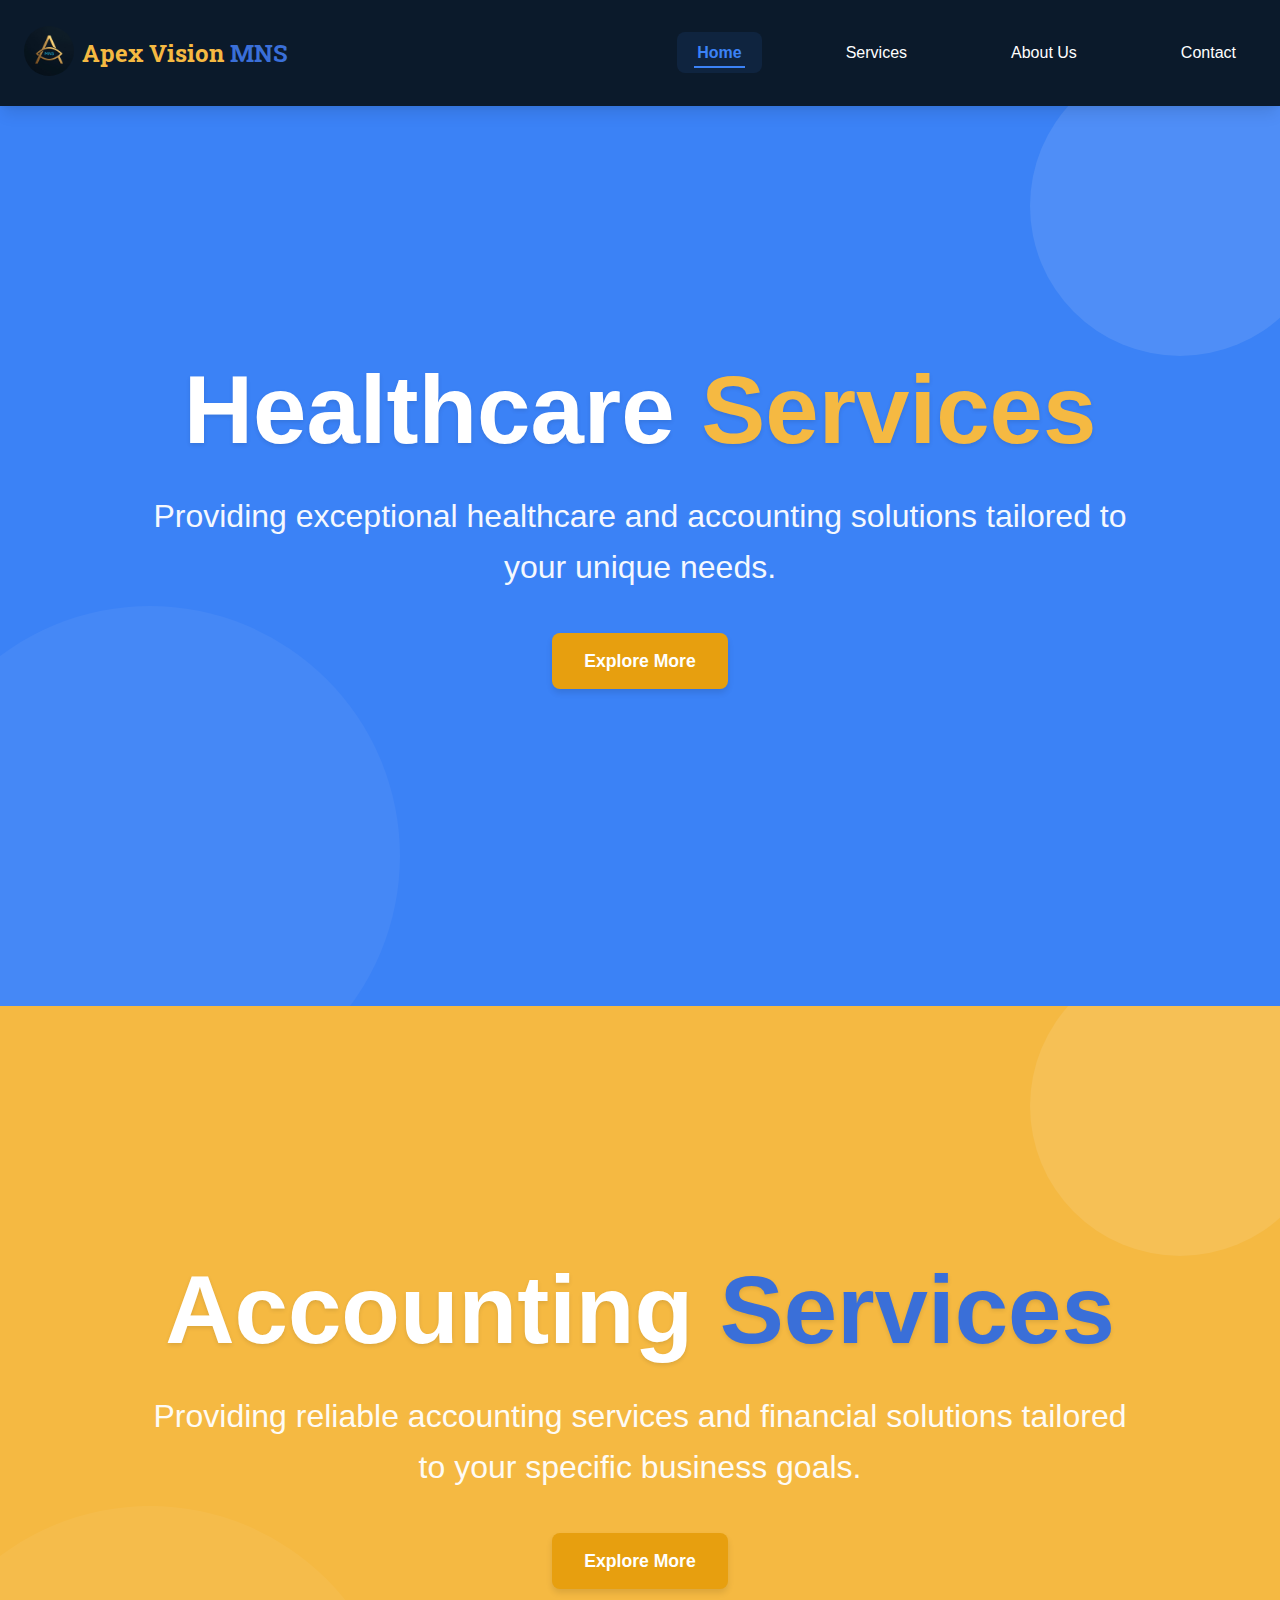
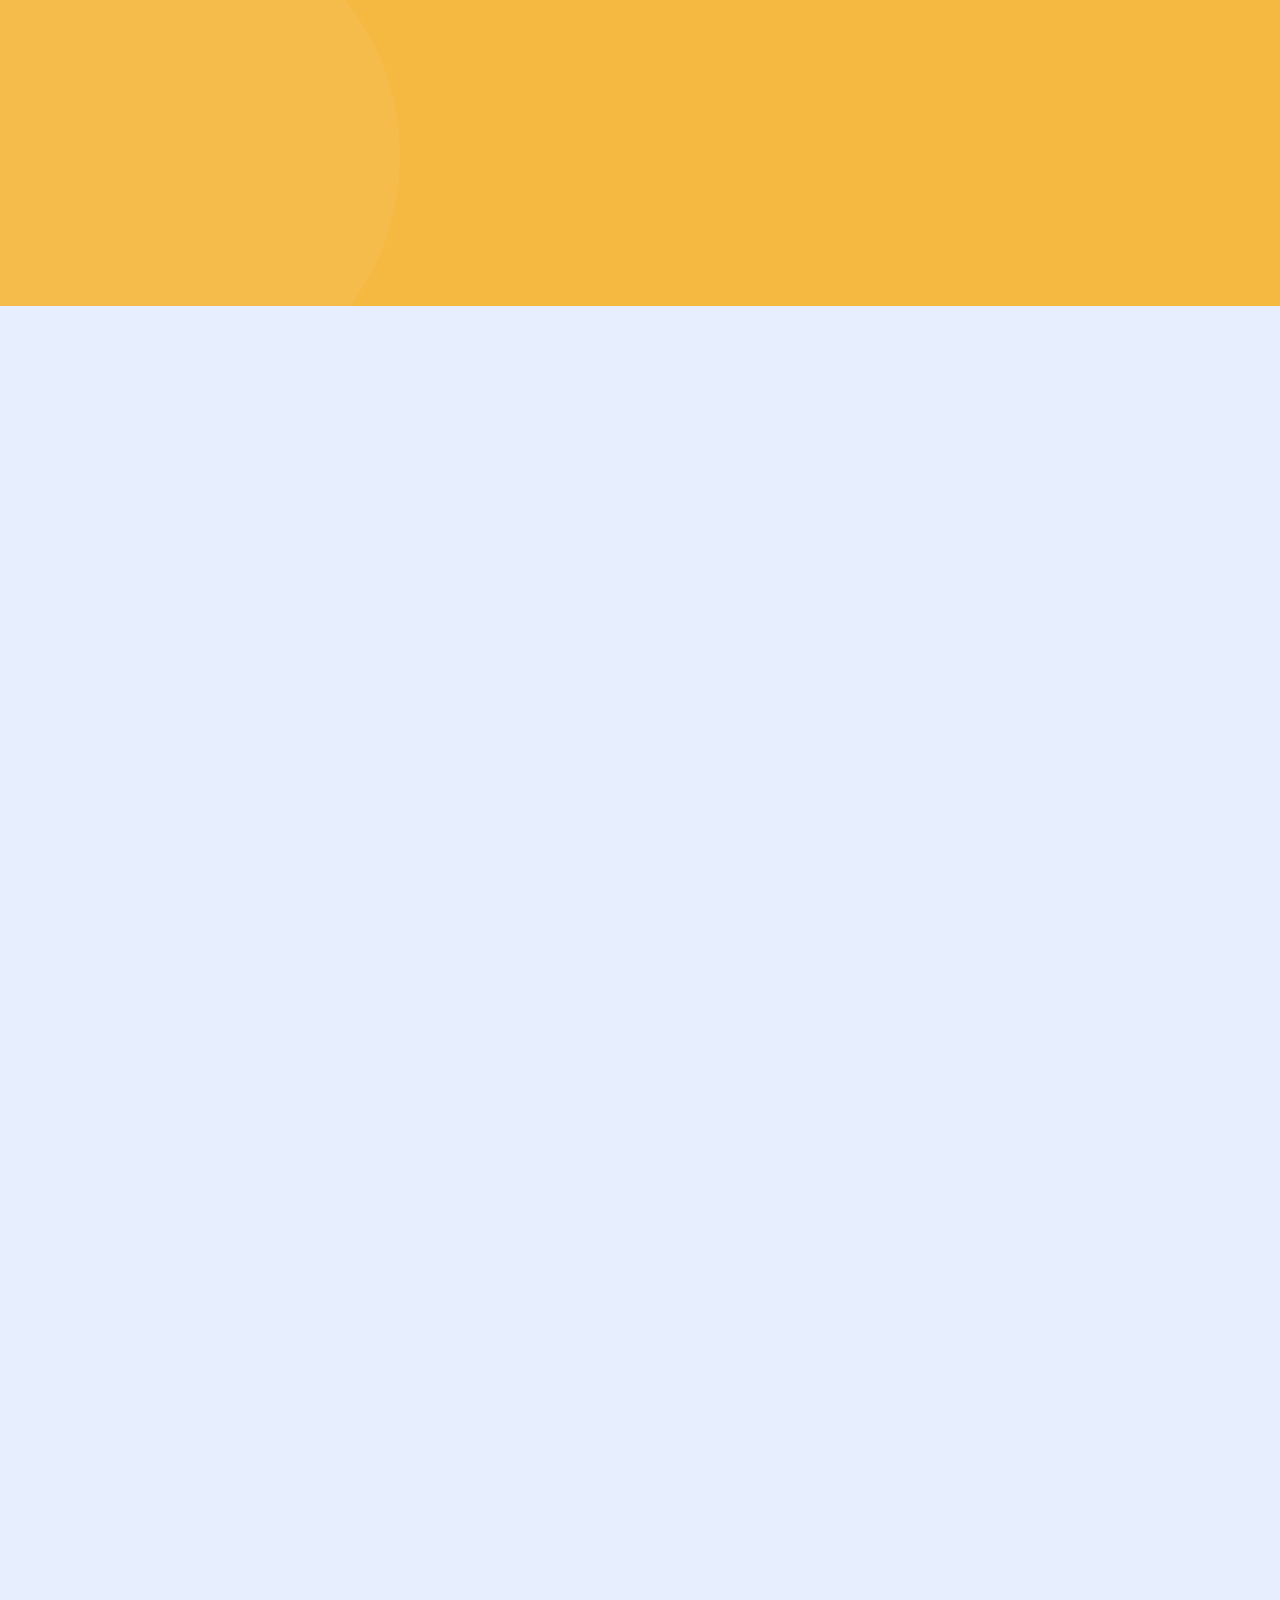
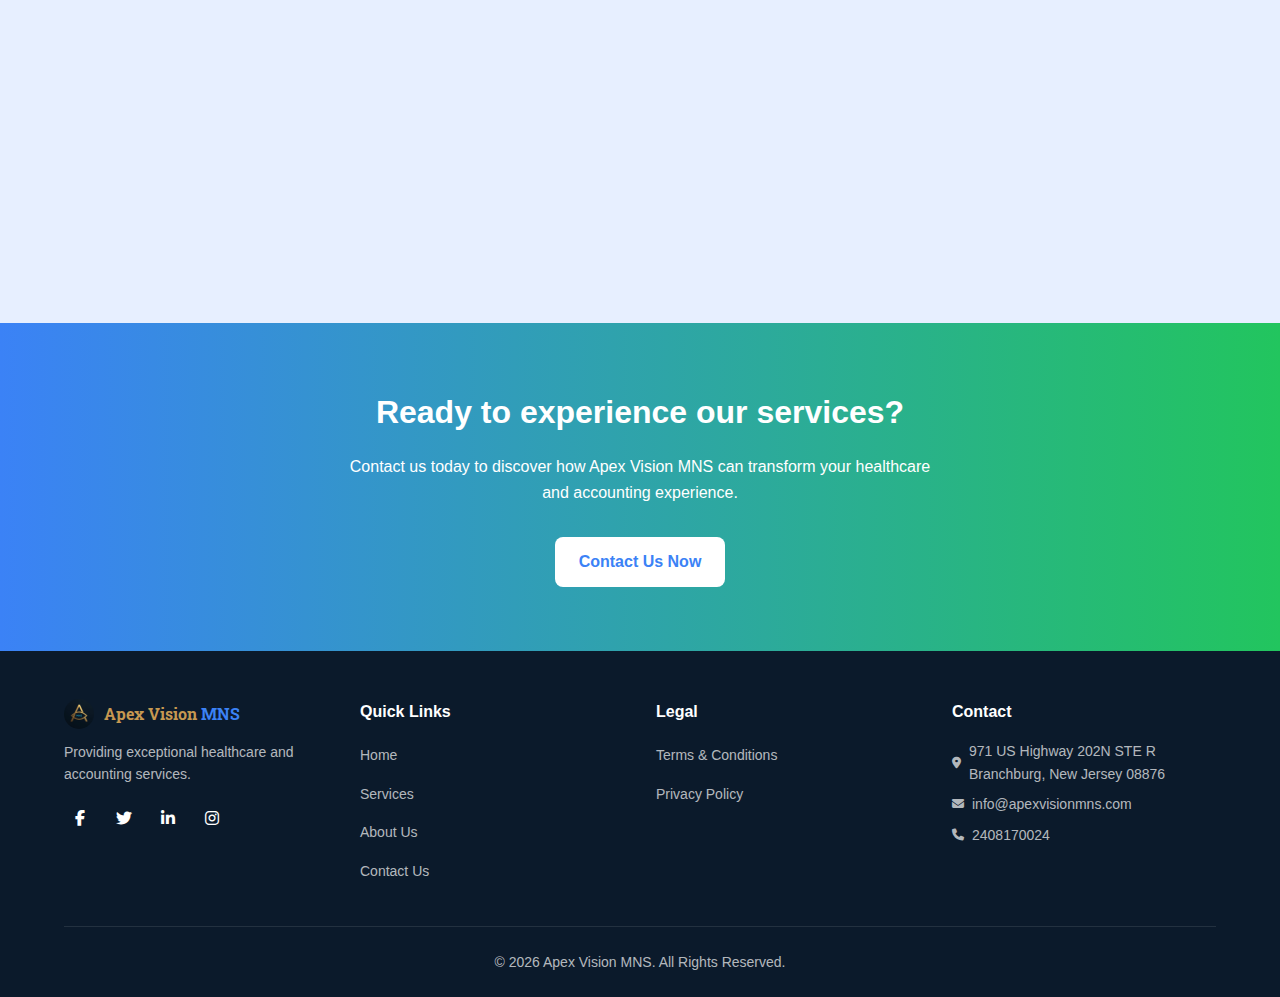
<file: index.html>
<!DOCTYPE html>
<html lang="en">
  <head>
    <meta charset="UTF-8" />
    <meta name="viewport" content="width=device-width, initial-scale=1.0" />
    <title>Apex Vision MNS - Healthcare & Accounting Services</title>
    <meta
      name="description"
      content="Apex Vision MNS provides exceptional healthcare and accounting services tailored to your unique needs. Contact us today to learn more."
    />
    <link rel="icon" type="image/png" href="/attached_assests/favicon.jpg" />
    <link rel="stylesheet" href="styles.css" />
    <link
      rel="stylesheet"
      href="https://cdnjs.cloudflare.com/ajax/libs/font-awesome/6.4.0/css/all.min.css"
    />
    <link rel="preconnect" href="https://fonts.googleapis.com" />
    <link rel="preconnect" href="https://fonts.gstatic.com" crossorigin />
    <link
      href="https://fonts.googleapis.com/css2?family=Montserrat:wght@400;500;600;700&family=Open+Sans:wght@400;600&display=swap"
      rel="stylesheet"
    />
    <link rel="preconnect" href="https://fonts.googleapis.com" />
    <link rel="preconnect" href="https://fonts.gstatic.com" crossorigin />
    <link
      href="https://fonts.googleapis.com/css2?family=Roboto+Slab:wght@100..900&display=swap"
      rel="stylesheet"
    />
  </head>
  <body>
    <!-- Header and Navigation -->
    <header class="header">
      <div class="navbar-container">
        <nav class="navbar">
          <a href="index.html" style="text-decoration: none">
            <div class="logo">
              <div class="logo-icon">
                <img class="logo-img" src="attached_assests/logo.jpg" alt="" />
              </div>
              <span class="logo-text">
                <span class="logo-apex">Apex</span
                ><span class="logo-vision"> Vision</span> MNS
              </span>
            </div>
          </a>

          <ul class="nav-links">
            <li><a href="index.html" class="active">Home</a></li>
            <li><a href="services.html">Services</a></li>
            <li><a href="about.html">About Us</a></li>
            <li><a href="contact.html">Contact</a></li>
          </ul>

          <div class="mobile-menu-btn">
            <i class="fas fa-bars"></i>
          </div>
        </nav>
      </div>
    </header>

    <!-- Mobile Navigation Menu -->
    <div class="mobile-menu">
      <div class="mobile-menu-header">
        <span>Menu</span>
        <button class="close-menu-btn"><i class="fas fa-times"></i></button>
      </div>
      <ul class="mobile-nav-links">
        <li>
          <a href="index.html" class="active"
            ><i class="fas fa-home"></i> Home</a
          >
        </li>
        <li>
          <a href="services.html"><i class="fas fa-th-large"></i> Services</a>
        </li>
        <li>
          <a href="about.html"><i class="fas fa-info-circle"></i> About Us</a>
        </li>
        <li>
          <a href="contact.html"><i class="fas fa-phone"></i> Contact</a>
        </li>
      </ul>
    </div>

    <main>
      <!-- Hero Section -->
      <section class="hero">
        <div class="hero-overlay"></div>
        <div class="hero-container">
          <div class="hero-content">
            <h1>Healthcare <span class="auto-type"> Services</span></h1>
            <p>
              Providing exceptional healthcare and accounting solutions tailored
              to your unique needs.
            </p>
            <div class="hero-buttons">
              <a href="healthcare.html" class="btn btn-accent">Explore More</a>
              
            </div>
          </div>
        </div>
      </section>

      <section class="hero-2">
        <div class="hero-overlay-2"></div>
        <div class="hero-container">
          <div class="hero-content-2">
            <h1>Accounting <span>Services</span></h1>
            <p>
              Providing reliable accounting services and financial solutions
              tailored to your specific business goals.
            </p>
            <div class="hero-buttons-2">
              <a href="accounting.html" class="btn btn-accent">Explore More</a>
              
            </div>
          </div>
        </div>
      </section>

      <!-- Featured Services Section -->
      <section class="featured-services">
        <div class="container">
          <div class="section-header">
            <h2>Our Services</h2>
            <p>
              Comprehensive solutions designed to meet your healthcare and
              accounting needs with excellence and precision.
            </p>
          </div>

          <div class="services-grid">
            <div class="service-card">
              <div
                class="service-image"
                style="
                  background-image: url('https://images.unsplash.com/photo-1551076805-e1869033e561?ixlib=rb-4.0.3&ixid=MnwxMjA3fDB8MHxwaG90by1wYWdlfHx8fGVufDB8fHx8&auto=format&fit=crop&w=800&h=400');
                "
              ></div>
              <div class="service-content">
                <div class="service-icon healthcare-icon">
                  <i class="fas fa-heartbeat"></i>
                </div>
                <h3>Healthcare Services</h3>
                <p>
                  Comprehensive healthcare solutions focused on patient
                  well-being and advanced medical care. Our team of specialists
                  ensures quality treatment and support.
                </p>
                <a href="healthcare.html" class="service-link healthcare-link">
                  Learn more <i class="fas fa-arrow-right"></i>
                </a>
              </div>
            </div>

            <div class="service-card">
              <div
                class="service-image"
                style="
                  background-image: url('https://images.unsplash.com/photo-1554224155-8d04cb21cd6c?ixlib=rb-4.0.3&ixid=MnwxMjA3fDB8MHxwaG90by1wYWdlfHx8fGVufDB8fHx8&auto=format&fit=crop&w=800&h=400');
                "
              ></div>
              <div class="service-content">
                <div class="service-icon accounting-icon">
                  <i class="fas fa-chart-line"></i>
                </div>
                <h3>Accounting Services</h3>
                <p>
                  Expert financial management and accounting solutions to
                  optimize your business operations. Our certified professionals
                  deliver accurate and efficient services.
                </p>
                <a href="accounting.html" class="service-link accounting-link">
                  Learn more <i class="fas fa-arrow-right"></i>
                </a>
              </div>
            </div>
          </div>
        </div>
      </section>

      <!-- Testimonials Section -->
      <section class="testimonials">
        <div class="container">
          <div class="section-header">
            <h2>What Our Clients Say</h2>
            <p>
              Hear from businesses and individuals who have experienced the Apex
              Vision difference.
            </p>
          </div>

          <div class="testimonials-grid">
            <div class="testimonial-card">
              <div class="testimonial-stars">
                <i class="fas fa-star"></i>
                <i class="fas fa-star"></i>
                <i class="fas fa-star"></i>
                <i class="fas fa-star"></i>
                <i class="fas fa-star"></i>
              </div>
              <p class="testimonial-content">
                "The healthcare services provided by Apex Vision have been
                exceptional. Their team is professional, caring and highly
                skilled."
              </p>
              <div class="testimonial-author">
                <div class="testimonial-avatar healthcare-avatar">
                  <span>JD</span>
                </div>
                <div class="testimonial-info">
                  <h4>John Doe</h4>
                  <p>Healthcare Patient</p>
                </div>
              </div>
            </div>

            <div class="testimonial-card">
              <div class="testimonial-stars">
                <i class="fas fa-star"></i>
                <i class="fas fa-star"></i>
                <i class="fas fa-star"></i>
                <i class="fas fa-star"></i>
                <i class="fas fa-star"></i>
              </div>
              <p class="testimonial-content">
                "Their accounting team transformed our financial operations.
                Detailed, thorough, and extremely professional in their
                approach."
              </p>
              <div class="testimonial-author">
                <div class="testimonial-avatar accounting-avatar">
                  <span>AS</span>
                </div>
                <div class="testimonial-info">
                  <h4>Alice Smith</h4>
                  <p>Small Business Owner</p>
                </div>
              </div>
            </div>

            <div class="testimonial-card">
              <div class="testimonial-stars">
                <i class="fas fa-star"></i>
                <i class="fas fa-star"></i>
                <i class="fas fa-star"></i>
                <i class="fas fa-star"></i>
                <i class="fas fa-star-half-alt"></i>
              </div>
              <p class="testimonial-content">
                "I've been using both their healthcare and accounting services
                for my clinic. The integrated approach has been invaluable."
              </p>
              <div class="testimonial-author">
                <div class="testimonial-avatar healthcare-avatar">
                  <span>RJ</span>
                </div>
                <div class="testimonial-info">
                  <h4>Dr. Robert Johnson</h4>
                  <p>Medical Director</p>
                </div>
              </div>
            </div>
          </div>
        </div>
      </section>

      <!-- Call to Action Section -->
      <section class="cta">
        <div class="container">
          <h2>Ready to experience our services?</h2>
          <p>
            Contact us today to discover how Apex Vision MNS can transform your
            healthcare and accounting experience.
          </p>
          <a href="contact.html" class="btn btn-white">Contact Us Now</a>
        </div>
      </section>
    </main>

    <!-- Footer -->
    <footer class="footer">
      <div class="container">
        <div class="footer-grid">
          <div class="footer-column">
            <div class="footer-logo">
              <img class="footer-img" src="attached_assests/logo.jpg" alt="" />
              <span>
                <span class="logo-apex-footer">Apex</span
                ><span class="logo-vision-footer"> Vision</span
                ><span class="logo-mns-footer"> MNS</span>
              </span>
            </div>
            <p>Providing exceptional healthcare and accounting services.</p>
            <div class="social-links">
              <a href="#"><i class="fab fa-facebook-f"></i></a>
              <a href="#"><i class="fab fa-twitter"></i></a>
              <a href="#"><i class="fab fa-linkedin-in"></i></a>
              <a href="#"><i class="fab fa-instagram"></i></a>
            </div>
          </div>

          <div class="footer-column">
            <h3>Quick Links</h3>
            <ul class="footer-links">
              <li><a href="index.html">Home</a></li>
              <li><a href="services.html">Services</a></li>
              <li><a href="about.html">About Us</a></li>
              <li><a href="contact.html">Contact Us</a></li>
            </ul>
          </div>

          <div class="footer-column">
            <h3>Legal</h3>
            <ul class="footer-links">
              <li><a href="terms.html">Terms & Conditions</a></li>
              <li><a href="privacy.html">Privacy Policy</a></li>
            </ul>
          </div>

          <div class="footer-column">
            <h3>Contact</h3>
            <ul class="contact-info">
              <li>
                <i class="fas fa-map-marker-alt"></i> 971 US Highway 202N STE R
                Branchburg, New Jersey 08876
              </li>
              <li><i class="fas fa-envelope"></i> info@apexvisionmns.com</li>
              <li><i class="fas fa-phone"></i> 2408170024</li>
            </ul>
          </div>
        </div>

        <div class="copyright">
          <p>
            &copy; <span id="current-year"></span> Apex Vision MNS. All Rights
            Reserved.
          </p>
        </div>
      </div>
    </footer>

    <script src="script.js"></script>
    </script>
  </body>
</html>
</file>
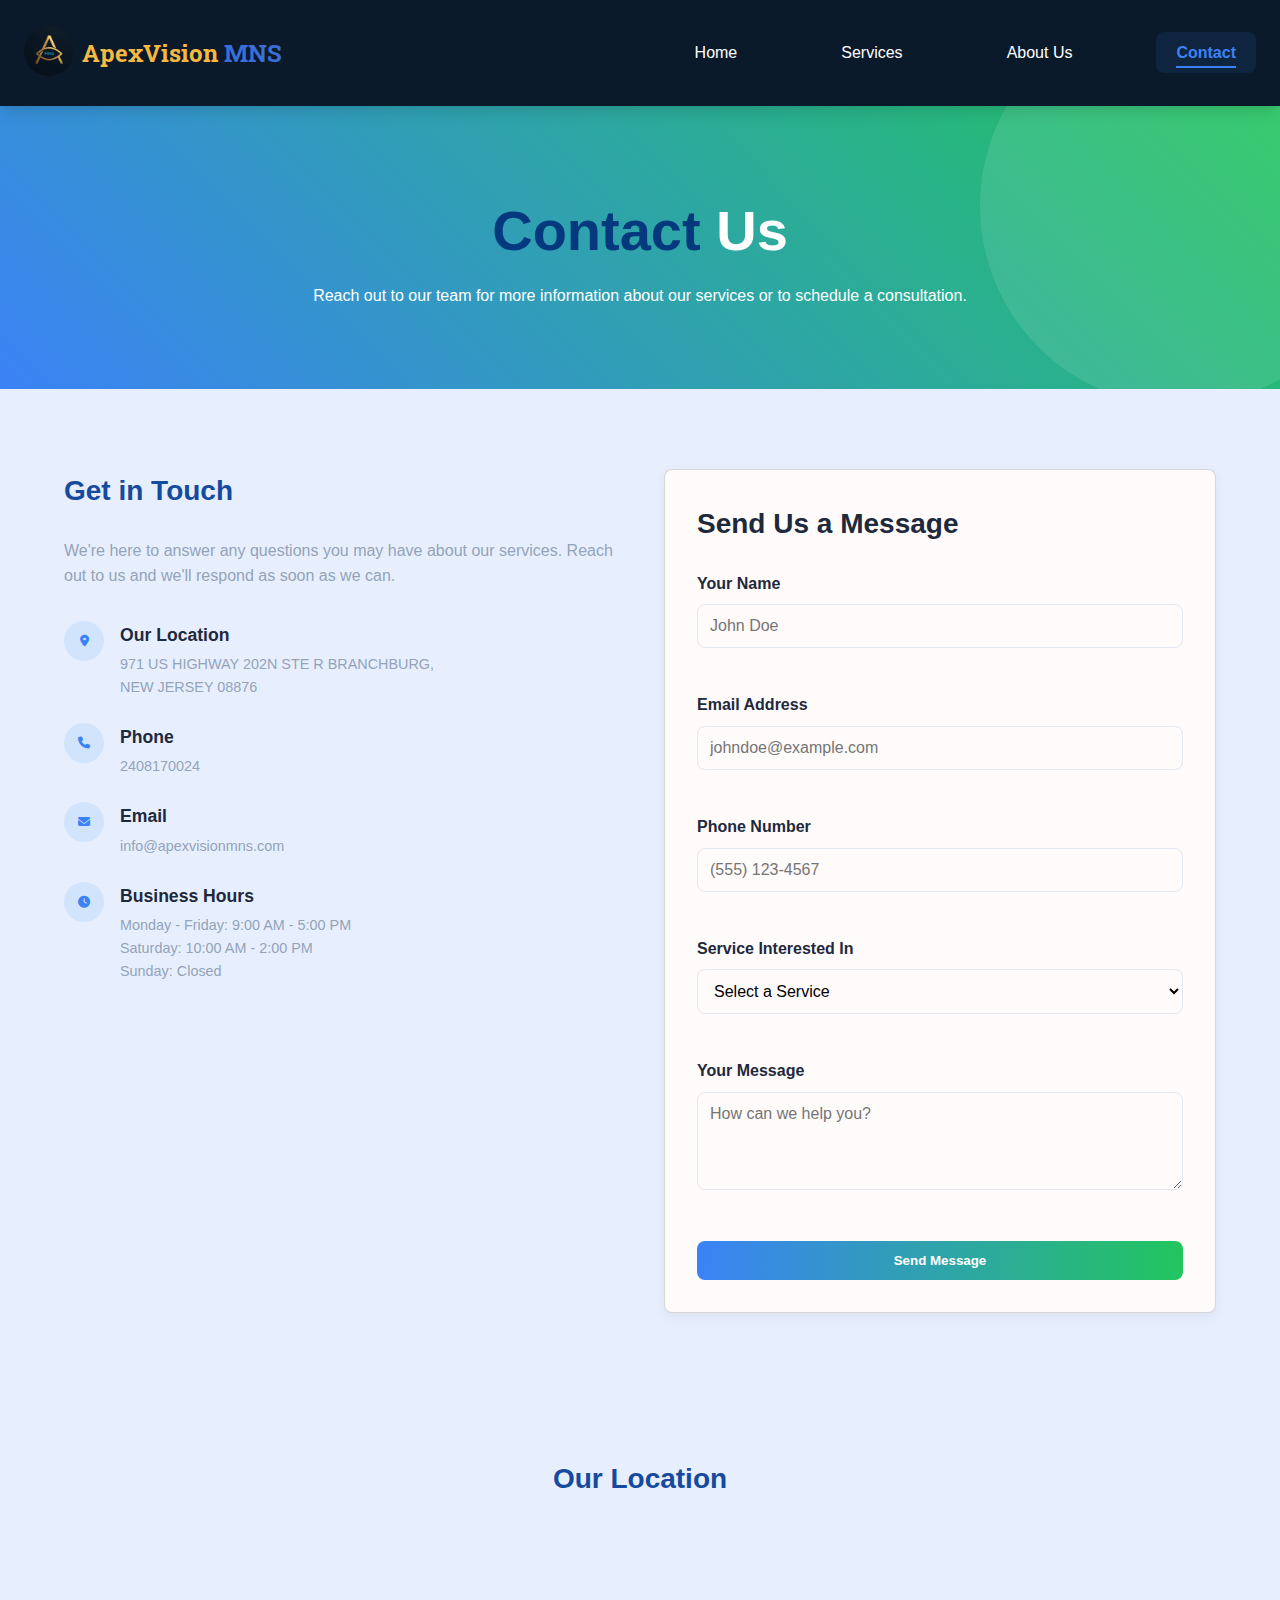
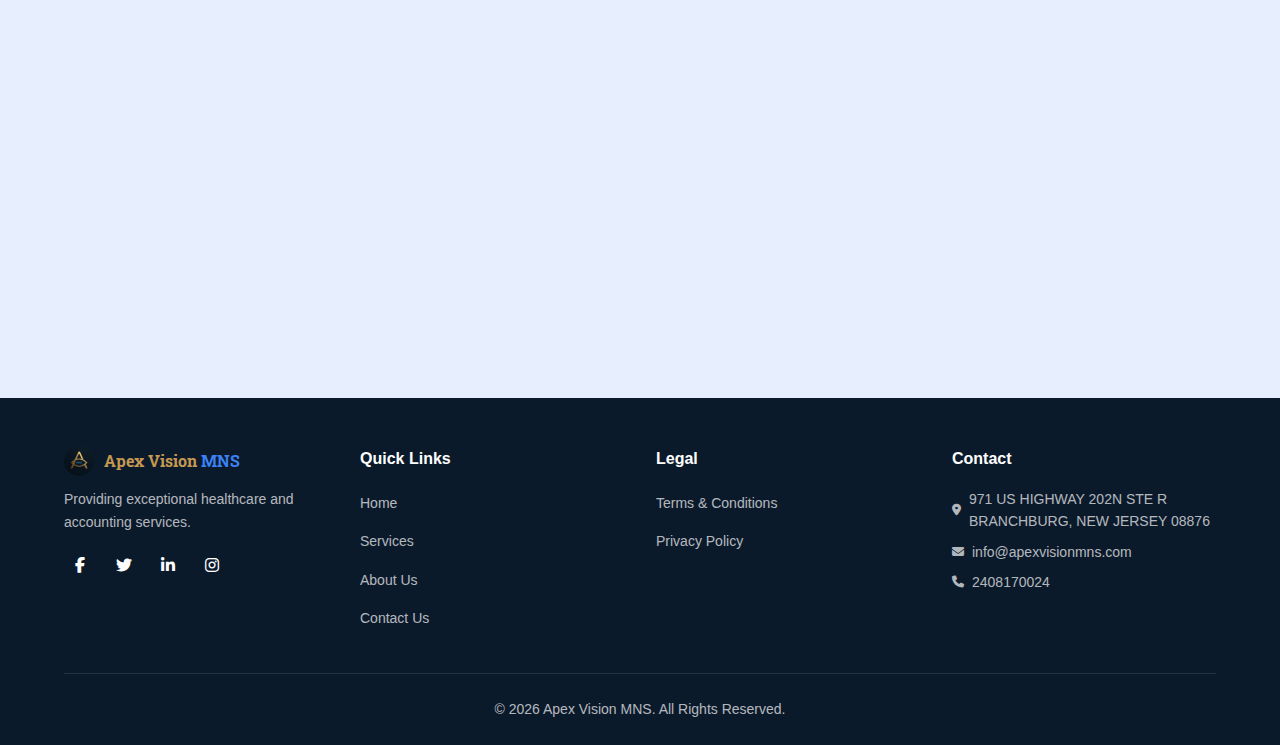
<file: contact.html>
<!DOCTYPE html>
<html lang="en">
  <head>
    <meta charset="UTF-8" />
    <meta name="viewport" content="width=device-width, initial-scale=1.0" />
    <title>Contact Us - Apex Vision MNS</title>
    <meta
      name="description"
      content="Reach out to our team for more information about our healthcare and accounting services or to schedule a consultation."
    />
    <link rel="icon" type="image/png" href="/attached_assests/favicon.jpg" />
    <link rel="stylesheet" href="styles.css" />
    <link
      rel="stylesheet"
      href="https://cdnjs.cloudflare.com/ajax/libs/font-awesome/6.4.0/css/all.min.css"
    />
    <link rel="preconnect" href="https://fonts.googleapis.com" />
    <link rel="preconnect" href="https://fonts.gstatic.com" crossorigin />
    <link
      href="https://fonts.googleapis.com/css2?family=Montserrat:wght@400;500;600;700&family=Open+Sans:wght@400;600&display=swap"
      rel="stylesheet"
    />
    <link rel="preconnect" href="https://fonts.googleapis.com" />
    <link rel="preconnect" href="https://fonts.gstatic.com" crossorigin />
    <link
      href="https://fonts.googleapis.com/css2?family=Roboto+Slab:wght@100..900&display=swap"
      rel="stylesheet"
    />
    <style>
      /* Page-specific styles */
      .contact-header {
        background: linear-gradient(45deg, var(--primary), var(--secondary));
        color: white;
        padding: 5rem 0;
        position: relative;
        overflow: hidden;
        text-align: center;
      }

      .contact-content {
        padding: 5rem 0;
      }

      .contact-grid {
        display: grid;
        grid-template-columns: repeat(auto-fit, minmax(300px, 1fr));
        gap: 3rem;
      }

      .contact-info h2 {
        margin-bottom: 1.5rem;
        font-size: 1.75rem;
        color: #164a9e;
      }

      .contact-info p {
        color: var(--neutral-300);
        margin-bottom: 2rem;
      }

      .contact-info i {
        margin: 0;
      }

      .footer-contact-info i {
        margin-right: 0.5rem;
      }

      .contact-item {
        display: flex;
        margin-bottom: 1.5rem;
      }

      .contact-icon {
        width: 2.5rem;
        height: 2.5rem;
        background-color: rgba(30, 136, 229, 0.1);
        border-radius: 50%;
        display: flex;
        align-items: center;
        justify-content: center;
        color: var(--primary);
        margin-right: 1rem;
        flex-shrink: 0;
      }

      .contact-item-content h3 {
        font-size: 1.1rem;
        margin-bottom: 0.25rem;
      }

      .contact-item-content p {
        font-size: 0.9rem;
        margin-bottom: 0;
      }

      .contact-form-container {
        background-color: rgb(255, 251, 251);
        border-radius: var(--border-radius);
        padding: 2rem;
        box-shadow: 0 4px 12px rgba(0, 0, 0, 0.05);
        border: 1px solid rgba(207, 206, 206, 0.833);
      }

      .contact-form-container h2 {
        margin-bottom: 1.5rem;
        font-size: 1.75rem;
      }

      .form-group {
        margin-bottom: 1.25rem;
      }

      .form-label {
        display: block;
        margin-bottom: 0.5rem;
        font-weight: 600;
        color: var(--neutral-400);
      }

      .form-control {
        width: 100%;
        padding: 0.75rem;
        background-color: rgb(255, 251, 251);
        border: 1px solid var(--neutral-200);
        border-radius: var(--border-radius);
        font-family: var(--font-body);
        font-size: 1rem;
        transition: border-color var(--transition-speed),
          box-shadow var(--transition-speed);
      }

      .form-control:focus {
        outline: none;
        border-color: var(--primary);
        box-shadow: 0 0 0 3px rgba(30, 136, 229, 0.1);
      }

      .error-message {
        color: #e53935;
        font-size: 0.875rem;
        margin-top: 0.25rem;
        display: block;
        height: 1.25rem;
      }

      .form-submit {
        width: 100%;
        padding: 0.75rem;
        background: linear-gradient(to right, var(--primary), var(--secondary));
        color: white;
        border: none;
        border-radius: var(--border-radius);
        font-weight: 600;
        cursor: pointer;
        transition: opacity var(--transition-speed),
          transform var(--transition-speed);
      }

      .form-submit:hover {
        opacity: 0.9;
        transform: translateY(-2px);
      }

      .form-submit:disabled {
        opacity: 0.7;
        cursor: not-allowed;
      }

      .success-message {
        text-align: center;
        padding: 2rem;
      }

      .success-message i {
        font-size: 3rem;
        color: #4caf50;
        margin-bottom: 1rem;
      }

      .success-message h3 {
        font-size: 1.5rem;
        margin-bottom: 1rem;
      }

      .success-message p {
        margin-bottom: 1.5rem;
        color: var(--neutral-300);
      }

      .map-section {
        padding: 4rem 0;
      }

      .map-section h2 {
        text-align: center;
        margin-bottom: 2rem;
        font-size: 1.75rem;
        color: #164a9e;
      }

      .map-container {
        height: 400px;
        border-radius: var(--border-radius);
        display: flex;
        align-items: center;
        justify-content: center;
        flex-direction: column;
        color: var(--neutral-300);
      }

      .map-container i {
        font-size: 3rem;
        margin-bottom: 1rem;
      }

      @media (max-width: 768px) {
        .contact-grid {
          grid-template-columns: 1fr;
        }
      }

      @media (max-width:670px) {
        .map-container iframe {
          width: 500px;
          height: 400px;
        }
      }

      @media (max-width:530px) {
        .map-container iframe {
          width: 400px;
          height: 400px;
        }
      }

      @media (max-width:430px) {
        .map-container iframe {
          width: 300px;
          height: 300px;
        }
      }

      @media (max-width:320px) {
        .map-container iframe {
          width: 250px;
          height: 250px;
        }
      }
    </style>
  </head>
  <body>
    <!-- Header and Navigation -->
    <header class="header">
      <div class="navbar-container">
        <nav class="navbar">
          <a href="index.html" style="text-decoration: none">
            <div class="logo">
              <div class="logo-icon">
                <img class="logo-img" src="attached_assests/logo.jpg" alt="" />
              </div>
              <span class="logo-text">
                <span class="logo-apex">Apex</span
                ><span class="logo-vision">Vision</span> MNS
              </span>
            </div>
          </a>

          <ul class="nav-links">
            <li><a href="index.html">Home</a></li>
            <li><a href="services.html">Services</a></li>
            <li><a href="about.html">About Us</a></li>
            <li><a href="contact.html" class="active">Contact</a></li>
          </ul>

          <div class="mobile-menu-btn">
            <i class="fas fa-bars"></i>
          </div>
        </nav>
      </div>
    </header>

    <!-- Mobile Navigation Menu -->
    <div class="mobile-menu">
      <div class="mobile-menu-header">
        <span>Menu</span>
        <button class="close-menu-btn"><i class="fas fa-times"></i></button>
      </div>
      <ul class="mobile-nav-links">
        <li>
          <a href="index.html"><i class="fas fa-home"></i> Home</a>
        </li>
        <li>
          <a href="services.html"><i class="fas fa-th-large"></i> Services</a>
        </li>
        <li>
          <a href="about.html"><i class="fas fa-info-circle"></i> About Us</a>
        </li>
        <li>
          <a href="contact.html" class="active"
            ><i class="fas fa-phone"></i> Contact</a
          >
        </li>
      </ul>
    </div>

    <main>
      <!-- Contact Header -->
      <section class="contact-header">
        <div class="container">
          <h1 class="contact-title"><span>Contact</span> Us</h1>
          <p>
            Reach out to our team for more information about our services or to
            schedule a consultation.
          </p>
        </div>
      </section>

      <!-- Contact Content -->
      <section class="contact-content">
        <div class="container">
          <div class="contact-grid">
            <!-- Contact Information -->
            <div class="contact-info">
              <h2>Get in Touch</h2>
              <p>
                We're here to answer any questions you may have about our
                services. Reach out to us and we'll respond as soon as we can.
              </p>

              <div class="contact-item">
                <div class="contact-icon">
                  <i class="fas fa-map-marker-alt"></i>
                </div>
                <div class="contact-item-content">
                  <h3>Our Location</h3>
                  <p>
                    971 US HIGHWAY 202N STE R BRANCHBURG, <br />
                    NEW JERSEY 08876
                  </p>
                </div>
              </div>

              <div class="contact-item">
                <div class="contact-icon">
                  <i class="fas fa-phone"></i>
                </div>
                <div class="contact-item-content">
                  <h3>Phone</h3>
                  <p>2408170024</p>
                </div>
              </div>

              <div class="contact-item">
                <div class="contact-icon">
                  <i class="fas fa-envelope"></i>
                </div>
                <div class="contact-item-content">
                  <h3>Email</h3>
                  <p>info@apexvisionmns.com</p>
                </div>
              </div>

              <div class="contact-item">
                <div class="contact-icon">
                  <i class="fas fa-clock"></i>
                </div>
                <div class="contact-item-content">
                  <h3>Business Hours</h3>
                  <p>
                    Monday - Friday: 9:00 AM - 5:00 PM<br />
                    Saturday: 10:00 AM - 2:00 PM<br />
                    Sunday: Closed
                  </p>
                </div>
              </div>
            </div>

            <!-- Contact Form -->
            <div class="contact-form-container">
              <h2>Send Us a Message</h2>
              <form id="contact-form">
                <div class="form-group">
                  <label for="name" class="form-label">Your Name</label>
                  <input
                    type="text"
                    id="name"
                    class="form-control"
                    placeholder="John Doe"
                  />
                  <span id="name-error" class="error-message"></span>
                </div>

                <div class="form-group">
                  <label for="email" class="form-label">Email Address</label>
                  <input
                    type="email"
                    id="email"
                    class="form-control"
                    placeholder="johndoe@example.com"
                  />
                  <span id="email-error" class="error-message"></span>
                </div>

                <div class="form-group">
                  <label for="phone" class="form-label">Phone Number</label>
                  <input
                    type="tel"
                    id="phone"
                    class="form-control"
                    placeholder="(555) 123-4567"
                  />
                  <span id="phone-error" class="error-message"></span>
                </div>

                <div class="form-group">
                  <label for="service" class="form-label"
                    >Service Interested In</label
                  >
                  <select id="service" class="form-control">
                    <option value="">Select a Service</option>
                    <option value="healthcare">Healthcare Services</option>
                    <option value="accounting">Accounting Services</option>
                    <option value="both">Both Services</option>
                    <option value="other">Other Inquiry</option>
                  </select>
                  <span id="service-error" class="error-message"></span>
                </div>

                <div class="form-group">
                  <label for="message" class="form-label">Your Message</label>
                  <textarea
                    id="message"
                    class="form-control"
                    rows="4"
                    placeholder="How can we help you?"
                  ></textarea>
                  <span id="message-error" class="error-message"></span>
                </div>

                <button type="submit" class="form-submit">Send Message</button>
              </form>
            </div>
          </div>
        </div>
      </section>

      <!-- Map Section -->
      <section class="map-section">
        <div class="container">
          <h2>Our Location</h2>
          <div class="map-container">
            <iframe
              src="https://www.google.com/maps/embed?pb=!1m18!1m12!1m3!1d3030.8841837096306!2d-74.68912122398154!3d40.566234771415935!2m3!1f0!2f0!3f0!3m2!1i1024!2i768!4f13.1!3m3!1m2!1s0x89c3eb57e400dedd%3A0x8cb46c7ebeea7cb9!2s971%20US-202%20202n%20r%2C%20Branchburg%2C%20NJ%2008876%2C%20USA!5e0!3m2!1sen!2sin!4v1748584322095!5m2!1sen!2sin"
              width="600"
              height="400"
              style="border: 0"
              allowfullscreen=""
              loading="lazy"
              referrerpolicy="no-referrer-when-downgrade"
            ></iframe>
          </div>
        </div>
      </section>
    </main>

    <!-- Footer -->
    <footer class="footer">
      <div class="container">
        <div class="footer-grid">
          <div class="footer-column">
            <div class="footer-logo">
              <img class="footer-img" src="attached_assests/logo.jpg" alt="" />
              <span>
                <span class="logo-apex-footer">Apex</span
                ><span class="logo-vision-footer"> Vision</span>
                <span class="logo-mns-footer"> MNS</span>
              </span>
            </div>
            <p>Providing exceptional healthcare and accounting services.</p>
            <div class="social-links">
              <a href="#"><i class="fab fa-facebook-f"></i></a>
              <a href="#"><i class="fab fa-twitter"></i></a>
              <a href="#"><i class="fab fa-linkedin-in"></i></a>
              <a href="#"><i class="fab fa-instagram"></i></a>
            </div>
          </div>

          <div class="footer-column">
            <h3>Quick Links</h3>
            <ul class="footer-links">
              <li><a href="index.html">Home</a></li>
              <li><a href="services.html">Services</a></li>
              <li><a href="about.html">About Us</a></li>
              <li><a href="contact.html">Contact Us</a></li>
            </ul>
          </div>

          <div class="footer-column">
            <h3>Legal</h3>
            <ul class="footer-links">
              <li><a href="terms.html">Terms & Conditions</a></li>
              <li><a href="privacy.html">Privacy Policy</a></li>
            </ul>
          </div>

          <div class="footer-column">
            <h3>Contact</h3>
            <ul class="footer-contact-info contact-info">
              <li>
                <i class="fas fa-map-marker-alt"></i> 971 US HIGHWAY 202N STE R
                BRANCHBURG, NEW JERSEY 08876
              </li>
              <li><i class="fas fa-envelope"></i> info@apexvisionmns.com</li>
              <li><i class="fas fa-phone"></i> 2408170024</li>
            </ul>
          </div>
        </div>

        <div class="copyright">
          <p>
            &copy; <span id="current-year"></span> Apex Vision MNS. All Rights
            Reserved.
          </p>
        </div>
      </div>
    </footer>

    <script src="script.js"></script>
  </body>
</html>
</file>
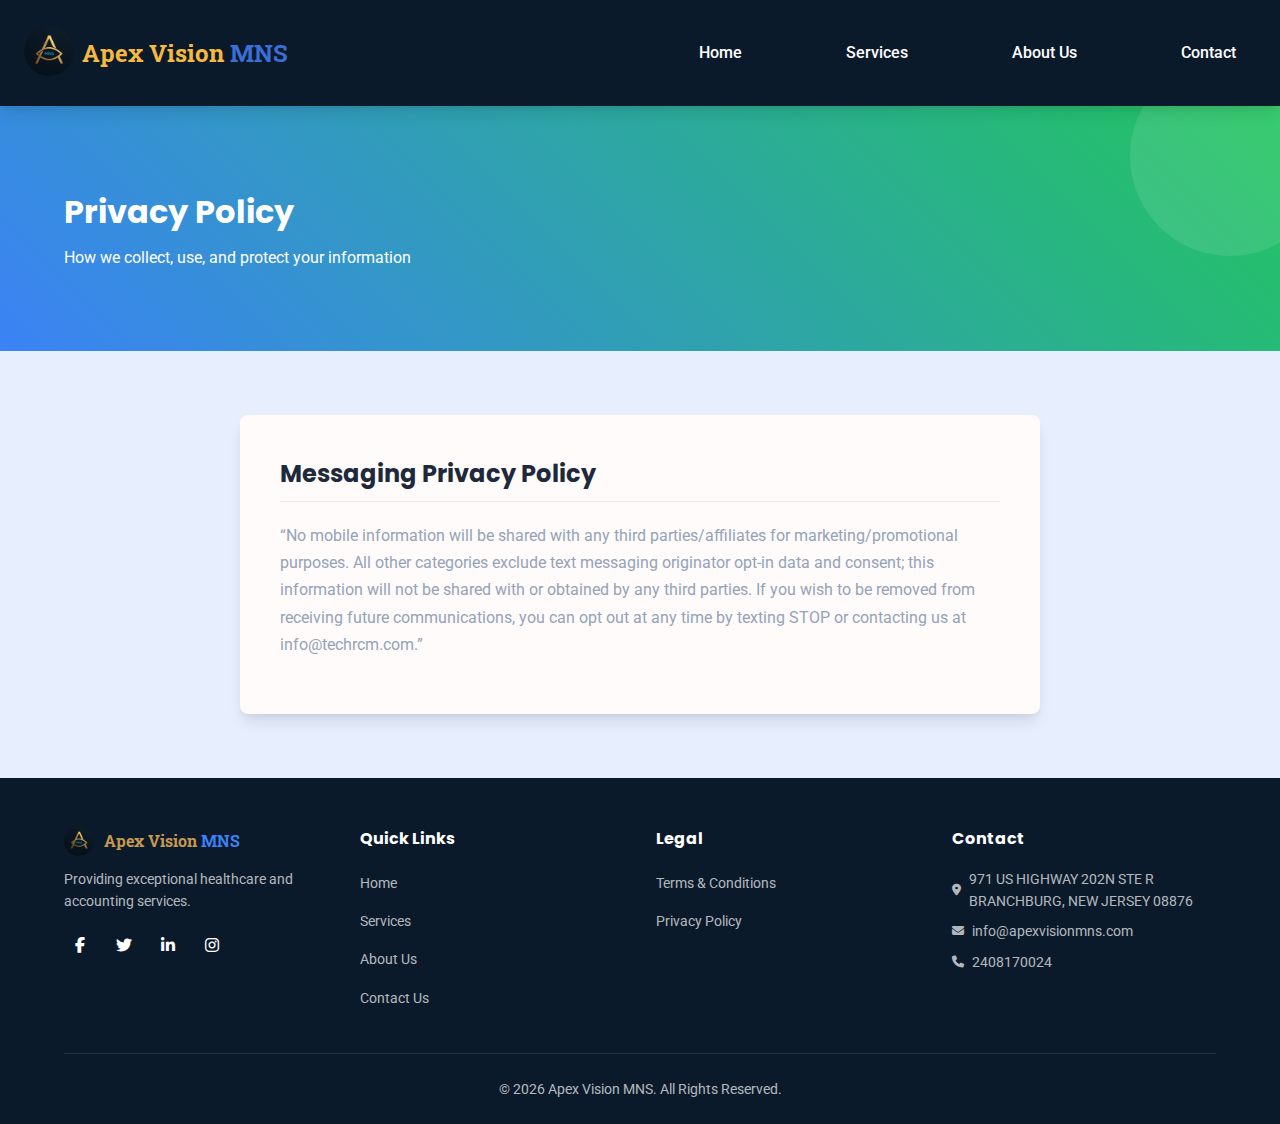
<file: privacy.html>
<!DOCTYPE html>
<html lang="en">
  <head>
    <meta charset="UTF-8" />
    <meta name="viewport" content="width=device-width, initial-scale=1.0" />
    <title>Privacy Policy - Apex Vision MNS</title>
    <meta
      name="description"
      content="Learn about how Apex Vision MNS collects, uses, and protects your personal information. Our privacy policy outlines our commitment to safeguarding your data."
    />
    <link rel="icon" type="image/png" href="/attached_assests/favicon.jpg">
    <link rel="stylesheet" href="styles.css" />
    <link
      rel="stylesheet"
      href="https://cdnjs.cloudflare.com/ajax/libs/font-awesome/6.4.0/css/all.min.css"
    />
    <link rel="preconnect" href="https://fonts.googleapis.com" />
    <link rel="preconnect" href="https://fonts.gstatic.com" crossorigin />
    <link
      href="https://fonts.googleapis.com/css2?family=Poppins:wght@400;500;600;700&family=Roboto:wght@400;500;700&display=swap"
      rel="stylesheet"
    />
    <link rel="preconnect" href="https://fonts.googleapis.com">
<link rel="preconnect" href="https://fonts.gstatic.com" crossorigin>
<link href="https://fonts.googleapis.com/css2?family=Roboto+Slab:wght@100..900&display=swap" rel="stylesheet">
    <style>
      /* Page-specific styles */
      .privacy-header {
        background: linear-gradient(45deg, var(--primary), var(--secondary));
        color: white;
        padding: 5rem 0;
        position: relative;
        overflow: hidden;
      }

      .privacy-header::before {
        content: "";
        position: absolute;
        top: -50px;
        right: -50px;
        width: 200px;
        height: 200px;
        background: rgba(255, 255, 255, 0.1);
        border-radius: 50%;
      }

      .privacy-content {
        padding: 4rem 0;
      }

      .privacy-container {
        max-width: 800px;
        margin: 0 auto;
        background-color: rgb(255, 251, 251);
        border-radius: var(--border-radius);
        padding: 2.5rem;
        box-shadow: 0 10px 15px -3px rgba(0, 0, 0, 0.1), 0 4px 6px -2px rgba(0, 0, 0, 0.05);
      }

      .privacy-section {
        margin-bottom: 2.5rem;
      }

      .privacy-section:last-child {
        margin-bottom: 0;
      }

      .privacy-section h2 {
        font-size: 1.5rem;
        margin-bottom: 1.25rem;
        color: var(--neutral-400);
        padding-bottom: 0.5rem;
        border-bottom: 1px solid var(--neutral-200);
      }

      .privacy-section p {
        margin-bottom: 1rem;
        color: var(--neutral-300);
        line-height: 1.7;
      }

      .privacy-section ul {
        margin-bottom: 1rem;
        padding-left: 1.5rem;
        list-style-type: disc;
        color: var(--neutral-300);
      }

      .privacy-section ul li {
        margin-bottom: 0.5rem;
        line-height: 1.7;
      }

      .privacy-section strong {
        font-weight: 600;
        color: var(--neutral-400);
      }

      .last-updated {
        margin-bottom: 2rem;
        font-style: italic;
        color: var(--neutral-300);
        text-align: right;
      }

      .contact-block {
        background-color: var(--neutral-100);
        padding: 1.5rem;
        border-radius: var(--border-radius);
        margin-top: 2rem;
      }

      .contact-block h3 {
        margin-bottom: 1rem;
        font-size: 1.1rem;
      }

      .contact-block p {
        margin-bottom: 0.5rem;
      }

      @media (max-width: 768px) {
        .privacy-container {
          padding: 1.5rem;
        }
      }
    </style>
  </head>
  <body>
    <!-- Header and Navigation -->
    <header class="header">
      <div class="navbar-container">
        <nav class="navbar">
          <a href="index.html" style="text-decoration: none">
            <div class="logo">
              <div class="logo-icon">
                <img class="logo-img" src="attached_assests/logo.jpg" alt="">
              </div>
              <span class="logo-text">
                <span class="logo-apex">Apex</span
                ><span class="logo-vision"> Vision</span> MNS
              </span>
            </div>
          </a>

          <ul class="nav-links">
            <li><a href="index.html">Home</a></li>
            <li><a href="services.html">Services</a></li>
            <li><a href="about.html">About Us</a></li>
            <li><a href="contact.html">Contact</a></li>
          </ul>

          <div class="mobile-menu-btn">
            <i class="fas fa-bars"></i>
          </div>
        </nav>
      </div>
    </header>

    <!-- Mobile Navigation Menu -->
    <div class="mobile-menu">
      <div class="mobile-menu-header">
        <span>Menu</span>
        <button class="close-menu-btn"><i class="fas fa-times"></i></button>
      </div>
      <ul class="mobile-nav-links">
        <li>
          <a href="index.html"><i class="fas fa-home"></i> Home</a>
        </li>
        <li>
          <a href="services.html"><i class="fas fa-th-large"></i> Services</a>
        </li>
        <li>
          <a href="about.html"><i class="fas fa-info-circle"></i> About Us</a>
        </li>
        <li>
          <a href="contact.html"><i class="fas fa-phone"></i> Contact</a>
        </li>
      </ul>
    </div>

    <main>
      <!-- Privacy Header -->
      <section class="privacy-header">
        <div class="container">
          <h1>Privacy Policy</h1>
          <p>How we collect, use, and protect your information</p>
        </div>
      </section>

      <!-- Privacy Content -->
      <section class="privacy-content">
        <div class="container">
          <div class="privacy-container">
            <div class="privacy-section">
              <h2>Messaging Privacy Policy</h2>
              <p>
                “No mobile information will be shared with any third
                parties/affiliates for marketing/promotional purposes. All other
                categories exclude text messaging originator opt-in data and
                consent; this information will not be shared with or obtained by
                any third parties. If you wish to be removed from receiving
                future communications, you can opt out at any time by texting
                STOP or contacting us at info@techrcm.com.”
              </p>
            </div>
            </div>
          </div>
        </div>
      </section>
    </main>

    <!-- Footer -->
    <footer class="footer">
      <div class="container">
        <div class="footer-grid">
          <div class="footer-column">
            <div class="footer-logo">
              <img class="footer-img" src="attached_assests/logo.jpg" alt="">
              <span>
                <span class="logo-apex-footer">Apex</span
                ><span class="logo-vision-footer"> Vision</span> 
                <span class="logo-mns-footer"> MNS</span>
              </span>
            </div>
            <p>Providing exceptional healthcare and accounting services.</p>
            <div class="social-links">
              <a href="#"><i class="fab fa-facebook-f"></i></a>
              <a href="#"><i class="fab fa-twitter"></i></a>
              <a href="#"><i class="fab fa-linkedin-in"></i></a>
              <a href="#"><i class="fab fa-instagram"></i></a>
            </div>
          </div>

          <div class="footer-column">
            <h3>Quick Links</h3>
            <ul class="footer-links">
              <li><a href="index.html">Home</a></li>
              <li><a href="services.html">Services</a></li>
              <li><a href="about.html">About Us</a></li>
              <li><a href="contact.html">Contact Us</a></li>
            </ul>
          </div>

          <div class="footer-column">
            <h3>Legal</h3>
            <ul class="footer-links">
              <li><a href="terms.html">Terms & Conditions</a></li>
              <li><a href="privacy.html">Privacy Policy</a></li>
            </ul>
          </div>

          <div class="footer-column">
            <h3>Contact</h3>
            <ul class="contact-info">
              <li>
                <i class="fas fa-map-marker-alt"></i> 971 US HIGHWAY 202N STE R BRANCHBURG, NEW JERSEY 08876
              </li>
              <li><i class="fas fa-envelope"></i> info@apexvisionmns.com</li>
              <li><i class="fas fa-phone"></i> 2408170024</li>
            </ul>
          </div>
        </div>

        <div class="copyright">
          <p>
            &copy; <span id="current-year"></span> Apex Vision MNS. All Rights
            Reserved.
          </p>
        </div>
      </div>
    </footer>

    <script src="script.js"></script>
  </body>
</html>
</file>
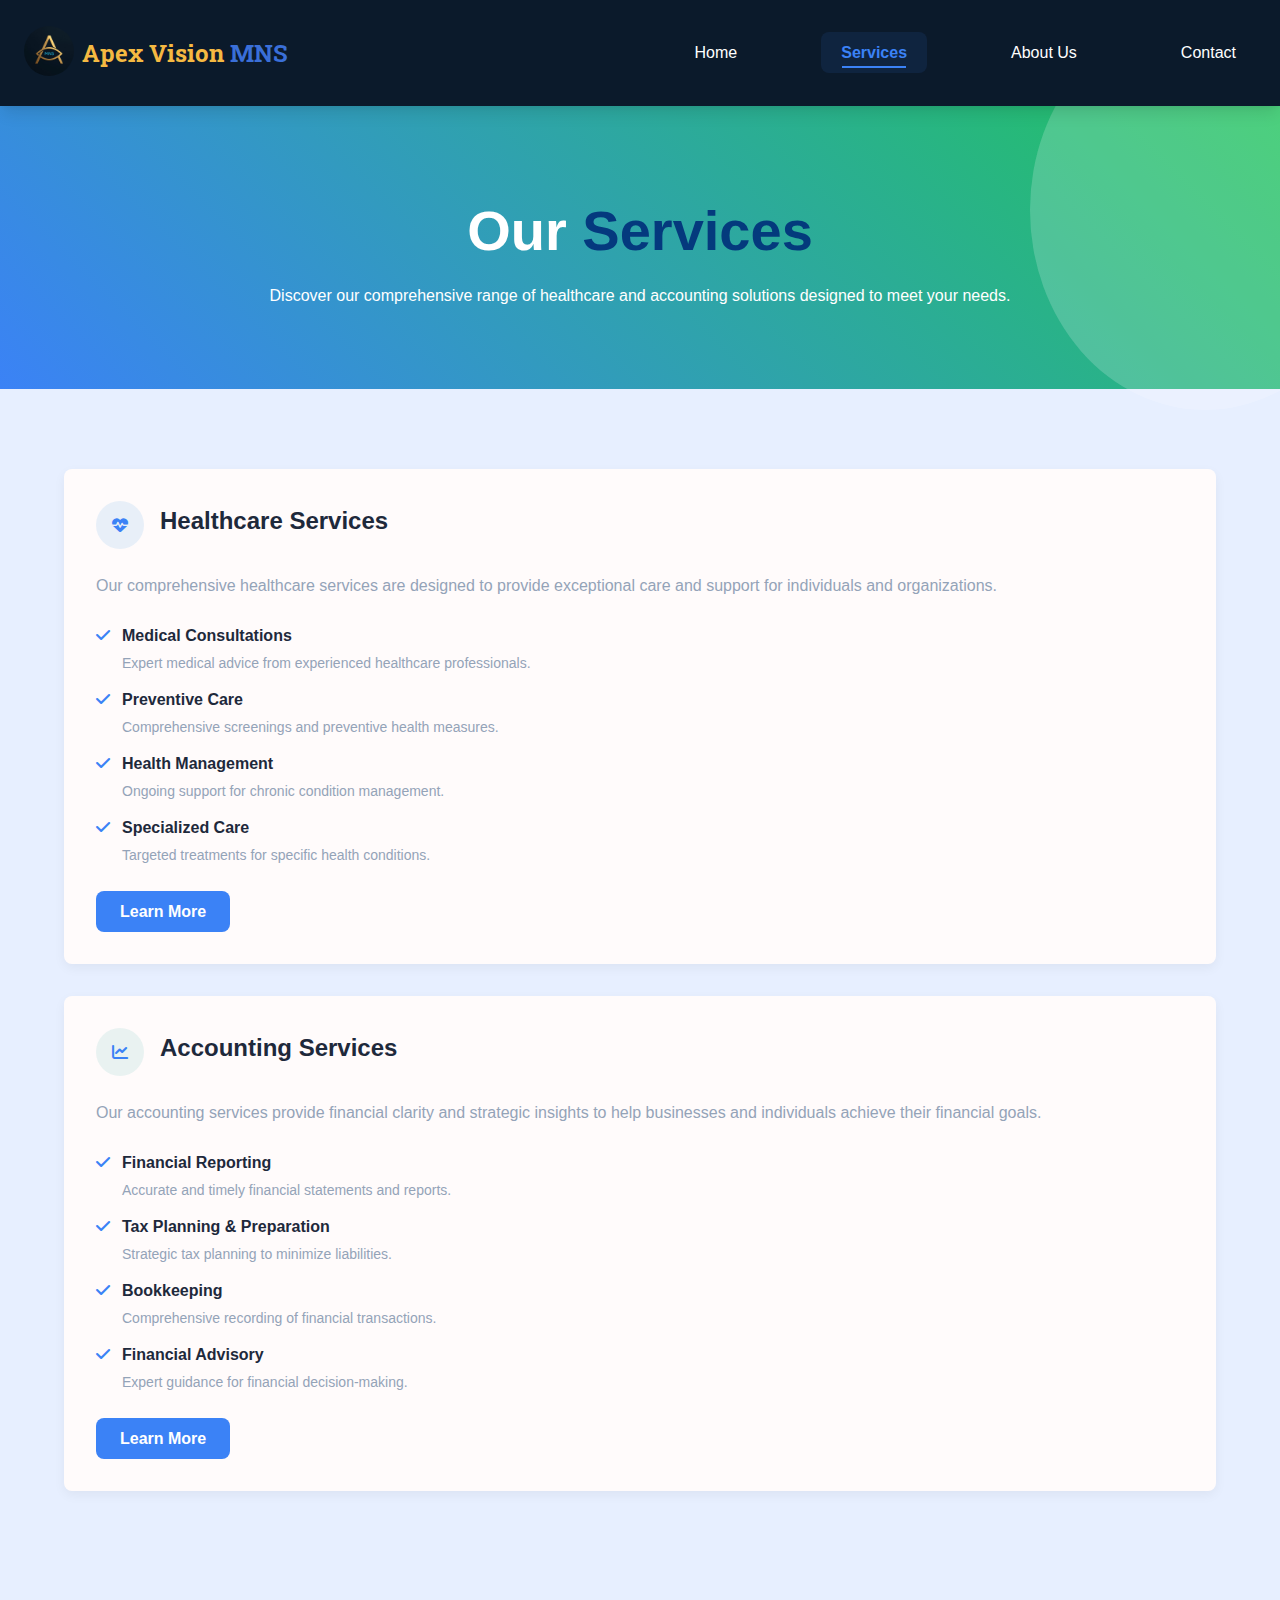
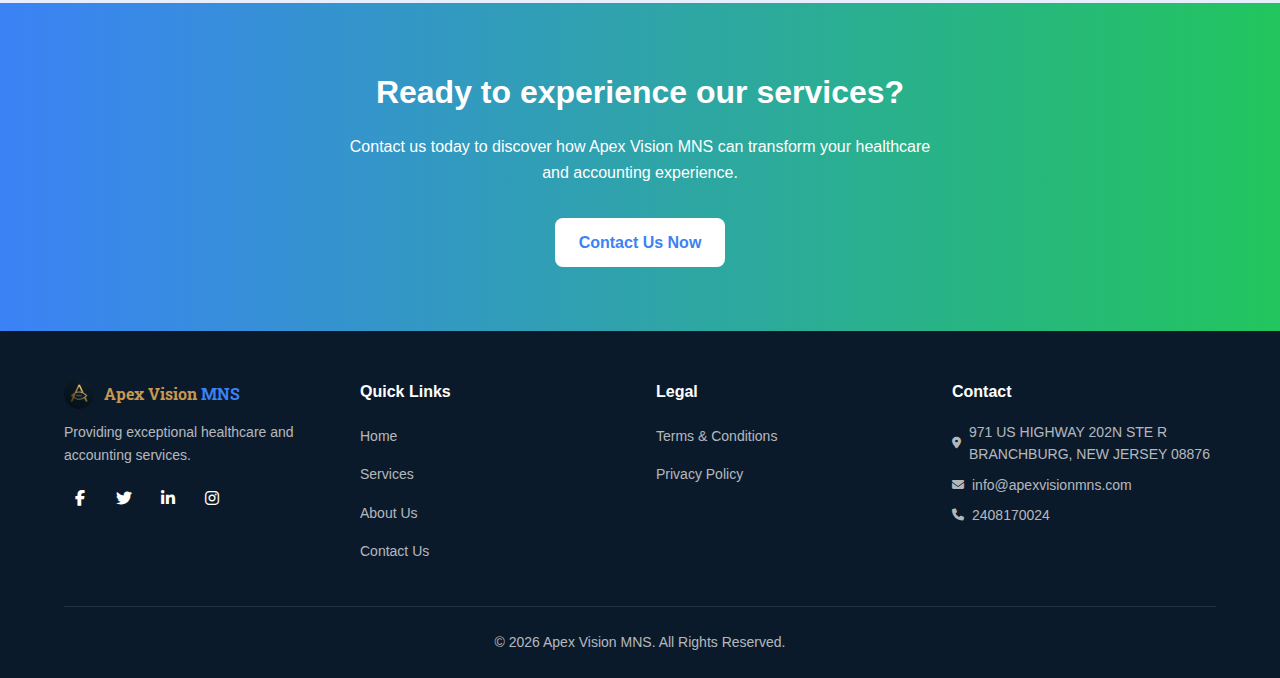
<file: services.html>
<!DOCTYPE html>
<html lang="en">
  <head>
    <meta charset="UTF-8" />
    <meta name="viewport" content="width=device-width, initial-scale=1.0" />
    <title>Our Services - Apex Vision MNS</title>
    <meta
      name="description"
      content="Discover our comprehensive range of healthcare and accounting solutions designed to meet your needs."
    />
    <link rel="icon" type="image/png" href="/attached_assests/favicon.jpg">
    <link rel="stylesheet" href="styles.css" />
    <link
      rel="stylesheet"
      href="https://cdnjs.cloudflare.com/ajax/libs/font-awesome/6.4.0/css/all.min.css"
    />
    <link rel="preconnect" href="https://fonts.googleapis.com" />
    <link rel="preconnect" href="https://fonts.gstatic.com" crossorigin />
    <link
      href="https://fonts.googleapis.com/css2?family=Montserrat:wght@400;500;600;700&family=Open+Sans:wght@400;600&display=swap"
      rel="stylesheet"
    />
    <link rel="preconnect" href="https://fonts.googleapis.com" />
    <link rel="preconnect" href="https://fonts.gstatic.com" crossorigin />
    <link
      href="https://fonts.googleapis.com/css2?family=Roboto+Slab:wght@100..900&display=swap"
      rel="stylesheet"
    />
    <style>
      /* Page-specific styles */
      .services-header {
        background: linear-gradient(45deg, var(--primary), var(--secondary));
        color: white;
        padding: 5rem 0;
        position: relative;
        overflow: hidden;
        text-align: center;
      }

      .service-list {
        padding: 5rem 0;
      }

      .service-item {
        background-color: rgb(255, 251, 251);
        border-radius: var(--border-radius);
        padding: 2rem;
        margin-bottom: 2rem;
        box-shadow: 0 4px 12px rgba(0, 0, 0, 0.05);
      }

      .service-item:hover {
        transform: scale(1);
      }

      .service-header {
        display: flex;
        align-items: center;
        margin-bottom: 1.5rem;
      }

      .service-icon-large {
        width: 3rem;
        height: 3rem;
        border-radius: 50%;
        display: flex;
        align-items: center;
        justify-content: center;
        margin-right: 1rem;
      }

      .service-title {
        font-size: 1.5rem;
      }

      .service-desc {
        color: var(--neutral-300);
        margin-bottom: 1.5rem;
      }

      .service-features {
        list-style: none;
        margin-bottom: 1.5rem;
      }

      .service-features li {
        display: flex;
        align-items: flex-start;
        margin-bottom: 0.75rem;
      }

      .service-features .fa-check {
        color: var(--primary);
        margin-right: 0.75rem;
        margin-top: 0.25rem;
      }

      .service-features h4 {
        margin-bottom: 0.25rem;
      }

      .service-features p {
        font-size: 0.875rem;
        color: var(--neutral-300);
      }

      .service-btn {
        display: inline-block;
        padding: 0.5rem 1.5rem;
        border-radius: var(--border-radius);
        font-weight: 600;
        transition: all var(--transition-speed);
      }

      .healthcare-btn {
        background-color: var(--primary);
        color: white;
      }

      .healthcare-btn:hover {
        background-color: var(--primary-dark);
        transform: translateY(-2px);
      }

      .accounting-btn {
        background-color: var(--primary);
        color: white;
      }

      .accounting-btn:hover {
        background-color: var(--primary-dark);
        transform: translateY(-2px);
      }
    </style>
  </head>
  <body>
    <!-- Header and Navigation -->
    <header class="header">
      <div class="navbar-container">
        <nav class="navbar">
          <a href="index.html" style="text-decoration: none">
            <div class="logo">
              <div class="logo-icon">
                <img class="logo-img" src="attached_assests/logo.jpg" alt="" />
              </div>
              <span class="logo-text">
                <span class="logo-apex">Apex</span
                ><span class="logo-vision"> Vision</span> MNS
              </span>
            </div>
          </a>

          <ul class="nav-links">
            <li><a href="index.html">Home</a></li>
            <li><a href="services.html" class="active">Services</a></li>
            <li><a href="about.html">About Us</a></li>
            <li><a href="contact.html">Contact</a></li>
          </ul>

          <div class="mobile-menu-btn">
            <i class="fas fa-bars"></i>
          </div>
        </nav>
      </div>
    </header>

    <!-- Mobile Navigation Menu -->
    <div class="mobile-menu">
      <div class="mobile-menu-header">
        <span>Menu</span>
        <button class="close-menu-btn"><i class="fas fa-times"></i></button>
      </div>
      <ul class="mobile-nav-links">
        <li>
          <a href="index.html"><i class="fas fa-home"></i> Home</a>
        </li>
        <li>
          <a href="services.html" class="active"
            ><i class="fas fa-th-large"></i> Services</a
          >
        </li>
        <li>
          <a href="about.html"><i class="fas fa-info-circle"></i> About Us</a>
        </li>
        <li>
          <a href="contact.html"><i class="fas fa-phone"></i> Contact</a>
        </li>
      </ul>
    </div>

    <main>
      <!-- Services Header -->
      <section class="services-header">
        <div class="container">
          <h1 class="service-header-title">Our <span>Services</span></h1>
          <p>
            Discover our comprehensive range of healthcare and accounting
            solutions designed to meet your needs.
          </p>
        </div>
      </section>

      <!-- Services List -->
      <section class="service-list">
        <div class="container">
          <div class="service-grid">
            <!-- Healthcare Services -->
            <div class="service-item">
              <div class="service-header">
                <div class="service-icon-large healthcare-icon">
                  <i class="fas fa-heartbeat"></i>
                </div>
                <h2 class="service-title">Healthcare Services</h2>
              </div>

              <p class="service-desc">
                Our comprehensive healthcare services are designed to provide
                exceptional care and support for individuals and organizations.
              </p>

              <ul class="service-features">
                <li>
                  <i class="fas fa-check"></i>
                  <div>
                    <h4>Medical Consultations</h4>
                    <p>
                      Expert medical advice from experienced healthcare
                      professionals.
                    </p>
                  </div>
                </li>
                <li>
                  <i class="fas fa-check"></i>
                  <div>
                    <h4>Preventive Care</h4>
                    <p>
                      Comprehensive screenings and preventive health measures.
                    </p>
                  </div>
                </li>
                <li>
                  <i class="fas fa-check"></i>
                  <div>
                    <h4>Health Management</h4>
                    <p>Ongoing support for chronic condition management.</p>
                  </div>
                </li>
                <li>
                  <i class="fas fa-check"></i>
                  <div>
                    <h4>Specialized Care</h4>
                    <p>Targeted treatments for specific health conditions.</p>
                  </div>
                </li>
              </ul>

              <a href="healthcare.html" class="service-btn healthcare-btn">
                Learn More
              </a>
            </div>

            <!-- Accounting Services -->
            <div class="service-item">
              <div class="service-header">
                <div class="service-icon-large accounting-icon">
                  <i class="fas fa-chart-line"></i>
                </div>
                <h2 class="service-title">Accounting Services</h2>
              </div>

              <p class="service-desc">
                Our accounting services provide financial clarity and strategic
                insights to help businesses and individuals achieve their
                financial goals.
              </p>

              <ul class="service-features">
                <li>
                  <i class="fas fa-check"></i>
                  <div>
                    <h4>Financial Reporting</h4>
                    <p>Accurate and timely financial statements and reports.</p>
                  </div>
                </li>
                <li>
                  <i class="fas fa-check"></i>
                  <div>
                    <h4>Tax Planning & Preparation</h4>
                    <p>Strategic tax planning to minimize liabilities.</p>
                  </div>
                </li>
                <li>
                  <i class="fas fa-check"></i>
                  <div>
                    <h4>Bookkeeping</h4>
                    <p>Comprehensive recording of financial transactions.</p>
                  </div>
                </li>
                <li>
                  <i class="fas fa-check"></i>
                  <div>
                    <h4>Financial Advisory</h4>
                    <p>Expert guidance for financial decision-making.</p>
                  </div>
                </li>
              </ul>

              <a href="accounting.html" class="service-btn accounting-btn">
                Learn More
              </a>
            </div>
          </div>
        </div>
      </section>

      <!-- Call to Action Section -->
      <section class="cta">
        <div class="container">
          <h2>Ready to experience our services?</h2>
          <p>
            Contact us today to discover how Apex Vision MNS can transform your
            healthcare and accounting experience.
          </p>
          <a href="contact.html" class="btn btn-white">Contact Us Now</a>
        </div>
      </section>
    </main>

    <!-- Footer -->
    <footer class="footer">
      <div class="container">
        <div class="footer-grid">
          <div class="footer-column">
            <div class="footer-logo">
              <img class="footer-img" src="attached_assests/logo.jpg" alt="" />
              <span>
                <span class="logo-apex-footer">Apex</span
                ><span class="logo-vision-footer"> Vision</span>
                <span class="logo-mns-footer"> MNS</span>
              </span>
            </div>
            <p>Providing exceptional healthcare and accounting services.</p>
            <div class="social-links">
              <a href="#"><i class="fab fa-facebook-f"></i></a>
              <a href="#"><i class="fab fa-twitter"></i></a>
              <a href="#"><i class="fab fa-linkedin-in"></i></a>
              <a href="#"><i class="fab fa-instagram"></i></a>
            </div>
          </div>

          <div class="footer-column">
            <h3>Quick Links</h3>
            <ul class="footer-links">
              <li><a href="index.html">Home</a></li>
              <li><a href="services.html">Services</a></li>
              <li><a href="about.html">About Us</a></li>
              <li><a href="contact.html">Contact Us</a></li>
            </ul>
          </div>

          <div class="footer-column">
            <h3>Legal</h3>
            <ul class="footer-links">
              <li><a href="terms.html">Terms & Conditions</a></li>
              <li><a href="privacy.html">Privacy Policy</a></li>
            </ul>
          </div>

          <div class="footer-column">
            <h3>Contact</h3>
            <ul class="contact-info">
              <li>
                <i class="fas fa-map-marker-alt"></i> 971 US HIGHWAY 202N STE R BRANCHBURG, NEW JERSEY 08876
              </li>
              <li><i class="fas fa-envelope"></i> info@apexvisionmns.com</li>
              <li><i class="fas fa-phone"></i> 2408170024</li>
            </ul>
          </div>
        </div>

        <div class="copyright">
          <p>
            &copy; <span id="current-year"></span> Apex Vision MNS. All Rights
            Reserved.
          </p>
        </div>
      </div>
    </footer>

    <script src="script.js"></script>
  </body>
</html>
</file>
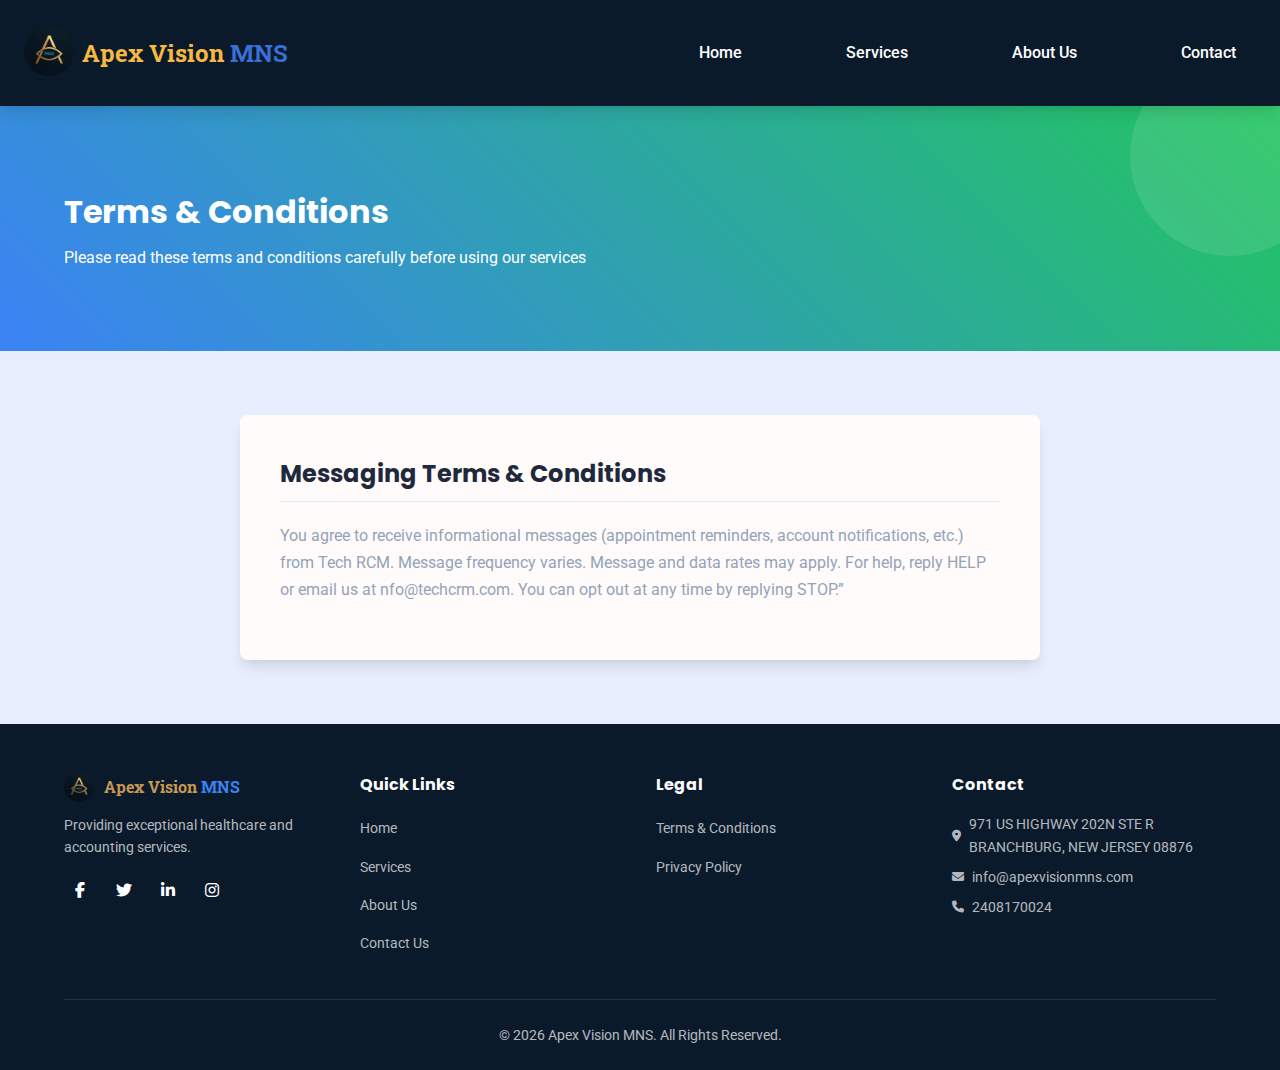
<file: terms.html>
<!DOCTYPE html>
<html lang="en">

<head>
  <meta charset="UTF-8" />
  <meta name="viewport" content="width=device-width, initial-scale=1.0" />
  <title>Terms & Conditions - Apex Vision MNS</title>
  <meta name="description"
    content="Read the terms and conditions for using Apex Vision MNS services and website. Understanding our policies helps ensure a positive experience." />
    <link rel="icon" type="image/png" href="/attached_assests/favicon.jpg">
  <link rel="stylesheet" href="styles.css" />
  <link rel="stylesheet" href="https://cdnjs.cloudflare.com/ajax/libs/font-awesome/6.4.0/css/all.min.css" />
  <link rel="preconnect" href="https://fonts.googleapis.com" />
  <link rel="preconnect" href="https://fonts.gstatic.com" crossorigin />
  <link
    href="https://fonts.googleapis.com/css2?family=Poppins:wght@400;500;600;700&family=Roboto:wght@400;500;700&display=swap"
    rel="stylesheet" />
    <link rel="preconnect" href="https://fonts.googleapis.com">
<link rel="preconnect" href="https://fonts.gstatic.com" crossorigin>
<link href="https://fonts.googleapis.com/css2?family=Roboto+Slab:wght@100..900&display=swap" rel="stylesheet">
  <style>
    /* Page-specific styles */
    .terms-header {
      background: linear-gradient(45deg, var(--primary), var(--secondary));
      color: white;
      padding: 5rem 0;
      position: relative;
      overflow: hidden;
    }

    .terms-header::before {
      content: "";
      position: absolute;
      top: -50px;
      right: -50px;
      width: 200px;
      height: 200px;
      background: rgba(255, 255, 255, 0.1);
      border-radius: 50%;
    }

    .terms-content {
      padding: 4rem 0;
    }

    .terms-container {
      max-width: 800px;
      margin: 0 auto;
      background-color: rgb(255, 251, 251);
      border-radius: var(--border-radius);
      padding: 2.5rem;
      box-shadow: 0 10px 15px -3px rgba(0, 0, 0, 0.1), 0 4px 6px -2px rgba(0, 0, 0, 0.05);
    }

    .terms-section {
      margin-bottom: 2.5rem;
    }

    .terms-section:last-child {
      margin-bottom: 0;
    }

    .terms-section h2 {
      font-size: 1.5rem;
      margin-bottom: 1.25rem;
      color: var(--neutral-400);
      padding-bottom: 0.5rem;
      border-bottom: 1px solid var(--neutral-200);
    }

    .terms-section p {
      margin-bottom: 1rem;
      color: var(--neutral-300);
      line-height: 1.7;
    }

    .terms-section ul {
      margin-bottom: 1rem;
      padding-left: 1.5rem;
      list-style-type: disc;
      color: var(--neutral-300);
    }

    .terms-section ul li {
      margin-bottom: 0.5rem;
      line-height: 1.7;
    }

    .terms-section strong {
      font-weight: 600;
      color: var(--neutral-400);
    }

    .last-updated {
      margin-bottom: 2rem;
      font-style: italic;
      color: var(--neutral-300);
      text-align: right;
    }

    .contact-block {
      background-color: var(--neutral-100);
      padding: 1.5rem;
      border-radius: var(--border-radius);
      margin-top: 2rem;
    }

    .contact-block h3 {
      margin-bottom: 1rem;
      font-size: 1.1rem;
    }

    .contact-block p {
      margin-bottom: 0.5rem;
    }

    @media (max-width: 768px) {
      .terms-container {
        padding: 1.5rem;
      }
    }
  </style>
</head>

<body>
  <!-- Header and Navigation -->
  <header class="header">
    <div class="navbar-container">
      <nav class="navbar">
        <a href="index.html" style="text-decoration: none">
          <div class="logo">
            <div class="logo-icon">
              <img class="logo-img" src="attached_assests/logo.jpg" alt="">
            </div>
            <span class="logo-text">
              <span class="logo-apex">Apex</span><span class="logo-vision"> Vision</span> MNS
            </span>
          </div>
        </a>

        <ul class="nav-links">
          <li><a href="index.html">Home</a></li>
          <li><a href="services.html">Services</a></li>
          <li><a href="about.html">About Us</a></li>
          <li><a href="contact.html">Contact</a></li>
        </ul>

        <div class="mobile-menu-btn">
          <i class="fas fa-bars"></i>
        </div>
      </nav>
    </div>
  </header>

  <!-- Mobile Navigation Menu -->
  <div class="mobile-menu">
    <div class="mobile-menu-header">
      <span>Menu</span>
      <button class="close-menu-btn"><i class="fas fa-times"></i></button>
    </div>
    <ul class="mobile-nav-links">
      <li>
        <a href="index.html"><i class="fas fa-home"></i> Home</a>
      </li>
      <li>
        <a href="services.html"><i class="fas fa-th-large"></i> Services</a>
      </li>
      <li>
        <a href="about.html"><i class="fas fa-info-circle"></i> About Us</a>
      </li>
      <li>
        <a href="contact.html"><i class="fas fa-phone"></i> Contact</a>
      </li>
    </ul>
  </div>

  <main>
    <!-- Terms Header -->
    <section class="terms-header">
      <div class="container">
        <h1>Terms & Conditions</h1>
        <p>
          Please read these terms and conditions carefully before using our
          services
        </p>
      </div>
    </section>

    <!-- Terms Content -->
    <section class="terms-content">
      <div class="container">
        <div class="terms-container">


          <div class="terms-section">
            <h2>Messaging Terms & Conditions</h2>
            <p>
              You agree to receive informational messages (appointment
              reminders, account notifications, etc.) from Tech RCM. Message
              frequency varies. Message and data rates may apply. For help,
              reply HELP or email us at nfo@techcrm.com. You can opt out at
              any time by replying STOP.”
            </p>
          </div>
        </div>
      </div>
      </div>
    </section>
  </main>

  <!-- Footer -->
  <footer class="footer">
    <div class="container">
      <div class="footer-grid">
        <div class="footer-column">
          <div class="footer-logo">
            <img class="footer-img" src="attached_assests/logo.jpg" alt="">
            <span>
              <span class="logo-apex-footer">Apex</span><span class="logo-vision-footer"> Vision</span> <span class="logo-mns-footer"> MNS</span>
            </span>
          </div>
          <p>Providing exceptional healthcare and accounting services.</p>
          <div class="social-links">
            <a href="#"><i class="fab fa-facebook-f"></i></a>
            <a href="#"><i class="fab fa-twitter"></i></a>
            <a href="#"><i class="fab fa-linkedin-in"></i></a>
            <a href="#"><i class="fab fa-instagram"></i></a>
          </div>
        </div>

        <div class="footer-column">
          <h3>Quick Links</h3>
          <ul class="footer-links">
            <li><a href="index.html">Home</a></li>
            <li><a href="services.html">Services</a></li>
            <li><a href="about.html">About Us</a></li>
            <li><a href="contact.html">Contact Us</a></li>
          </ul>
        </div>

        <div class="footer-column">
          <h3>Legal</h3>
          <ul class="footer-links">
            <li><a href="terms.html">Terms & Conditions</a></li>
            <li><a href="privacy.html">Privacy Policy</a></li>
          </ul>
        </div>

        <div class="footer-column">
          <h3>Contact</h3>
          <ul class="contact-info">
            <li>
              <i class="fas fa-map-marker-alt"></i> 971 US HIGHWAY 202N STE R BRANCHBURG, NEW JERSEY 08876
            </li>
            <li><i class="fas fa-envelope"></i> info@apexvisionmns.com</li>
            <li><i class="fas fa-phone"></i> 2408170024</li>
          </ul>
        </div>
      </div>

      <div class="copyright">
        <p>
          &copy; <span id="current-year"></span> Apex Vision MNS. All Rights
          Reserved.
        </p>
      </div>
    </div>
  </footer>

  <script src="script.js"></script>
</body>

</html>
</file>
<file: styles.css>
/* Base Styles and Variables */
:root {
    /* Primary Colors */
    --primary: #3b82f6;
    --primary-dark: #2563eb;
    --primary-light: #60a5fa;
    --secondary: #22c55e;
    --accent: #f97316;

    /* Neutral Colors */
    --neutral-100: #f8fafc;
    --neutral-200: #e2e8f0;
    --neutral-300: #94a3b8;
    --neutral-400: #1e293b;

    /* Font Families */
    --font-heading: 'Poppins', sans-serif;
    --font-body: 'Roboto', sans-serif;

    /* Other Variables */
    --border-radius: 0.5rem;
    --transition-speed: 0.3s;
    --box-shadow: 0 10px 15px -3px rgba(0, 0, 0, 0.1), 0 4px 6px -2px rgba(0, 0, 0, 0.05);
}

/* Reset and Base Styles */
* {
    margin: 0;
    padding: 0;
    box-sizing: border-box;
}

body {
    font-family: var(--font-body);
    color: var(--neutral-400);
    background-color: #e5eeffeb;
    line-height: 1.6;
    min-height: 100vh;
    display: flex;
    flex-direction: column;
}

h1,
h2,
h3,
h4,
h5,
h6 {
    font-family: var(--font-heading);
    font-weight: 700;
    margin-bottom: 0.5rem;
}

a {
    text-decoration: none;
    color: inherit;
    transition: color var(--transition-speed);
}

ul {
    list-style: none;
}

img {
    max-width: 100%;
    height: auto;
}

main {
    flex-grow: 1;
}

.container {
    width: 100%;
    max-width: 1200px;
    margin: 0 auto;
    padding: 0 1.5rem;
}

.section-header {
    text-align: center;
    margin-bottom: 3rem;
}

.section-header h2 {
    font-size: 3rem;
    margin-bottom: 1rem;
    /* color: var(--neutral-400); */
    color: #164a9e;
}

.section-header p {
    font-size: 1.3rem;
    max-width: 600px;
    margin: 0 auto;
    color: var(--neutral-300);
}

/* Buttons */
.btn {
    display: inline-block;
    padding: 0.75rem 1.5rem;
    border-radius: var(--border-radius);
    font-weight: 600;
    transition: all var(--transition-speed);
    cursor: pointer;
    text-align: center;
}

.btn-accent {
    /* background-color: var(--accent); */
    background-color: #e79f0f;
    ;
    color: white;
}

.btn-accent:hover {
    background-color: #ffaa00;
    transform: translateY(-2px);
    box-shadow: 0 4px 8px rgba(0, 0, 0, 0.1);
}

.btn-white {
    background-color: white;
    color: var(--primary);
}

.btn-white:hover {
    background-color: #f9f9f9;
    transform: translateY(-2px);
    box-shadow: 0 4px 8px rgba(0, 0, 0, 0.1);
}

/* Header and Navigation */
.header {
    background-color: white;
    box-shadow: var(--box-shadow);
    position: sticky;
    top: 0;
    z-index: 100;
    width: 100%;
}

.navbar {
    display: flex;
    align-items: center;
    justify-content: space-between;
    padding: 1rem 0;
}

.navbar-container {
    width: 100%;
    margin: 0 auto;
    padding: 0 1.5rem;
    background-color: #0B1A2B;
}

.logo {
    display: flex;
    align-items: center;
    font-family: var(--font-heading);
    font-weight: 700;
    font-size: 1.5rem;
    transition: all var(--transition-speed);
    position: relative;
    overflow: hidden;
}

.logo:hover {
    transform: scale(1.05);
}

.logo:after {
    content: '';
    position: absolute;
    width: 100%;
    height: 3px;
    bottom: -5px;
    left: 0;
    background-color: var(--primary);
    transform: scaleX(0);
    transform-origin: bottom right;
    transition: transform 0.3s ease-out;
}

.logo:hover:after {
    transform: scaleX(1);
    transform-origin: bottom left;
}

.logo-icon {
    position: relative;
    margin-right: 0.5rem;
    color: var(--primary);
    font-size: 1.75rem;
    animation: pulse 2s infinite;
}

@keyframes pulse {
    0% {
        transform: scale(1);
    }

    50% {
        transform: scale(1.00);
    }

    100% {
        transform: scale(1);
    }
}

.logo-icon::after {
    content: '';
    position: absolute;
    inset: 0;
    border-radius: 50%;
    filter: blur(4px);
    z-index: -1;
}

.logo-text {
    color: #3A6FD8;
    font-weight: bold;
    font-family: "Roboto Slab", serif;
    text-align: center;
}

.logo-apex {
    /* color: #C69851; */
    color: #F5B942;
    font-weight: bold;
}

.logo-vision {
    /* color: #C69851; */
    color: #F5B942;
    font-weight: bold;
}


.logo-img {
    margin-top: 10px;
    height: 50px;
    width: 50px;
    border-radius: 100%;
}

.nav-links {
    display: flex;
    gap: 4rem;
}

.nav-links a {
    position: relative;
    padding: 0.75rem 1.25rem;
    font-weight: 500;
    font-size: 1rem;
    transition: all var(--transition-speed);
    color: #fff;
    border-radius: var(--border-radius);
}

.nav-links a:hover {
    color: var(--primary);
    background-color: rgba(59, 130, 246, 0.05);
}

.nav-links a.active {
    color: var(--primary);
    font-weight: 600;
    background-color: rgba(59, 130, 246, 0.1);
}

.nav-links a::after {
    content: '';
    position: absolute;
    left: 50%;
    right: 50%;
    bottom: 5px;
    height: 2px;
    background-color: var(--primary);
    transition: all 0.3s ease;
    opacity: 0;
}

.nav-links a:hover::after {
    left: 25%;
    right: 25%;
    opacity: 1;
}

.nav-links a.active::after {
    left: 20%;
    right: 20%;
    opacity: 1;
}

.mobile-menu-btn {
    display: none;
    cursor: pointer;
    font-size: 1.5rem;
    color: #fff;
    transition: color var(--transition-speed);
}

.mobile-menu-btn:hover {
    color: var(--primary);
}

/* Mobile Menu */
.mobile-menu {
    position: fixed;
    top: 0;
    right: -100%;
    width: 280px;
    height: 100vh;
    background-color: white;
    z-index: 1000;
    transition: right var(--transition-speed);
    box-shadow: -2px 0 10px rgba(0, 0, 0, 0.1);
    display: none;
}

.mobile-menu.active {
    right: 0;
}

.mobile-menu-header {
    display: flex;
    justify-content: space-between;
    align-items: center;
    padding: 1rem 1.5rem;
    border-bottom: 1px solid var(--neutral-200);
}

.mobile-menu-header span {
    font-family: var(--font-heading);
    font-weight: 600;
    color: var(--primary);
}

.close-menu-btn {
    background: none;
    border: none;
    cursor: pointer;
    font-size: 1.25rem;
    color: var(--neutral-400);
    transition: color var(--transition-speed);
}

.close-menu-btn:hover {
    color: var(--primary);
}

.mobile-nav-links {
    padding: 1rem 0;
}

.mobile-nav-links a {
    display: flex;
    align-items: center;
    padding: 0.75rem 1.5rem;
    transition: all var(--transition-speed);
}

.mobile-nav-links a:hover {
    background-color: rgba(30, 136, 229, 0.05);
    color: var(--primary);
}

.mobile-nav-links a.active {
    background-color: rgba(30, 136, 229, 0.05);
    color: var(--primary);
    font-weight: 600;
}

.mobile-nav-links i {
    margin-right: 0.75rem;
    width: 20px;
    text-align: center;
}

/* Hero Section */
.hero {
    position: relative;
    background: var(--primary);
    color: white;
    padding: 6rem 0;
    overflow: hidden;
    height: 100vh;
}


.hero::before {
    content: '';
    position: absolute;
    top: -50px;
    right: -50px;
    width: 300px;
    height: 300px;
    background: rgba(255, 255, 255, 0.1);
    border-radius: 50%;
    animation: float 8s ease-in-out infinite;
}

.hero::after {
    content: '';
    position: absolute;
    bottom: -100px;
    left: -100px;
    width: 500px;
    height: 500px;
    background: rgba(255, 255, 255, 0.05);
    border-radius: 50%;
    animation: float 12s ease-in-out infinite reverse;
}

@keyframes float {
    0% {
        transform: translate(0, 0) scale(1);
    }

    50% {
        transform: translate(20px, 20px) scale(1.05);
    }

    100% {
        transform: translate(0, 0) scale(1);
    }
}

.hero-container {
    width: 100%;
    margin: 0 auto;
    margin-top: 150px;
    padding: 0 1.5rem;
    display: flex;
    flex-direction: column;
    align-items: center;
    justify-content: center;
}

.hero-overlay {
    position: absolute;
    top: 0;
    left: 0;
    right: 0;
    bottom: 0;
    background: url('https://ik.imagekit.io/0lhilebw0f/Screenshot%202025-05-29%20200445.png?updatedAt=1748529304202') center/cover;
    opacity: 0.15;
    z-index: 1;
    animation: pulse-bg 15s infinite alternate;
}

@keyframes pulse-bg {
    0% {
        opacity: 0.1;
    }

    100% {
        opacity: 0.2;
    }
}

.hero-content {
    position: relative;
    z-index: 2;
    max-width: 1000px;
    animation: slide-up 1s ease-out;
    display: flex;
    flex-direction: column;
    align-items: center;
    text-align: center;
}

@keyframes slide-up {
    0% {
        opacity: 0;
        transform: translateY(30px);
    }

    100% {
        opacity: 1;
        transform: translateY(0);
    }
}

.hero h1 {
    font-size: 6rem;
    margin-bottom: 1.5rem;
    line-height: 1.2;
    text-shadow: 0 2px 4px rgba(0, 0, 0, 0.1);
    animation: fade-in 0.8s ease-out 0.2s both;
}

.hero h1 span {
    color: #F5B942;
    ;
}

.hero p {
    font-size: 2rem;
    margin-bottom: 2.5rem;
    opacity: 0.95;
    line-height: 1.6;
    animation: fade-in 0.8s ease-out 0.4s both;
    text-align: center;
}

@keyframes fade-in {
    0% {
        opacity: 0;
    }

    100% {
        opacity: 1;
    }
}

.hero-buttons {
    display: flex;
    gap: 1.25rem;
    flex-wrap: wrap;
    animation: fade-in 0.8s ease-out 0.6s both;
}

.hero-buttons .btn {
    padding: 0.85rem 2rem;
    font-size: 1.1rem;
    box-shadow: 0 4px 6px rgba(0, 0, 0, 0.1);
    transition: all 0.3s ease;
}

.hero-buttons .btn:hover {
    transform: translateY(-3px);
    box-shadow: 0 6px 12px rgba(0, 0, 0, 0.15);
}


/* hero section 2 */

.hero-2 {
    position: relative;
    background: #F5B942;
    color: white;
    padding: 6rem 0;
    overflow: hidden;
    height: 100vh;
}

.hero-2::before {
    content: '';
    position: absolute;
    top: -50px;
    right: -50px;
    width: 300px;
    height: 300px;
    background: rgba(255, 255, 255, 0.1);
    border-radius: 50%;
    animation: float 8s ease-in-out infinite;
}

.hero-2::after {
    content: '';
    position: absolute;
    bottom: -100px;
    left: -100px;
    width: 500px;
    height: 500px;
    background: rgba(255, 255, 255, 0.05);
    border-radius: 50%;
    animation: float 12s ease-in-out infinite reverse;
}

@keyframes float {
    0% {
        transform: translate(0, 0) scale(1);
    }

    50% {
        transform: translate(20px, 20px) scale(1.05);
    }

    100% {
        transform: translate(0, 0) scale(1);
    }
}

.hero-overlay-2 {
    position: absolute;
    top: 0;
    left: 0;
    right: 0;
    bottom: 0;
    background: url('https://ik.imagekit.io/0lhilebw0f/accounting-services.png?updatedAt=1748528652113') center/cover;
    opacity: 0.15;
    z-index: 1;
    animation: pulse-bg 15s infinite alternate;
}

@keyframes pulse-bg {
    0% {
        opacity: 0.1;
    }

    100% {
        opacity: 0.2;
    }
}

.hero-content-2 {
    position: relative;
    z-index: 2;
    max-width: 1000px;
    animation: slide-up 1s ease-out;
    display: flex;
    flex-direction: column;
    align-items: center;
    text-align: center;
}

.hero-content-2 h1 span {
    color: #3A6FD8;
}
@keyframes slide-up {
    0% {
        opacity: 0;
        transform: translateY(30px);
    }

    100% {
        opacity: 1;
        transform: translateY(0);
    }
}

.hero-2 h1 {
    font-size: 6rem;
    margin-bottom: 1.5rem;
    line-height: 1.2;
    text-shadow: 0 2px 4px rgba(0, 0, 0, 0.1);
    animation: fade-in 0.8s ease-out 0.2s both;
}

.hero-2 p {
    font-size: 2rem;
    margin-bottom: 2.5rem;
    opacity: 0.95;
    line-height: 1.6;
    animation: fade-in 0.8s ease-out 0.4s both;
    text-align: center;
}

@keyframes fade-in {
    0% {
        opacity: 0;
    }

    100% {
        opacity: 1;
    }
}

.hero-buttons-2 {
    display: flex;
    gap: 1.25rem;
    flex-wrap: wrap;
    animation: fade-in 0.8s ease-out 0.6s both;
}

.hero-buttons-2 .btn {
    padding: 0.85rem 2rem;
    font-size: 1.1rem;
    box-shadow: 0 4px 6px rgba(0, 0, 0, 0.1);
    transition: all 0.3s ease;
}

.hero-buttons-2 .btn:hover {
    transform: translateY(-3px);
    box-shadow: 0 6px 12px rgba(0, 0, 0, 0.15);
}

/* Featured Services */

.services-header {
    background: linear-gradient(45deg, var(--primary), var(--secondary));
    color: white;
    padding: 5rem 0;
    position: relative;
    overflow: hidden;
}

.service-header::before {
    content: "";
    position: absolute;
    top: 10px;
    right: -100px;
    width: 350px;
    height: 400px;
    background: rgba(255, 255, 255, 0.1);
    border-radius: 50%;

}

.service-header-title {
    font-size: 350%;
}

.service-header-title span {
    color: #002f79e9;
}

.featured-services {
    padding: 5rem 0;
}

.services-grid {
    display: flex;
    flex-direction: column;
    gap: 2.5rem;
}

.service-card {
    background-color: white;
    border-radius: var(--border-radius);
    overflow: hidden;
    box-shadow: var(--box-shadow);
    transition: all var(--transition-speed);
    display: flex;
    flex-direction: row;
}

.service-card:hover {
    transform: translateY(-5px);
    box-shadow: 0 15px 30px rgba(0, 0, 0, 0.1);
}

.service-image {
    width: 40%;
    min-height: 300px;
    background-size: cover;
    background-position: center;
    position: relative;
    overflow: hidden;
}

.service-image::after {
    content: '';
    position: absolute;
    top: 0;
    left: 0;
    right: 0;
    bottom: 0;
    background: linear-gradient(to right, rgba(0, 0, 0, 0.1), transparent);
    transition: all 0.3s ease;
}

.service-card:hover .service-image::after {
    background: linear-gradient(to right, rgba(59, 130, 246, 0.2), transparent);
}

.service-content {
    background-color: rgb(255, 251, 251);
    padding: 2.5rem;
    flex: 1;
    display: flex;
    flex-direction: column;
    justify-content: center;
}

@media (max-width: 768px) {
    .service-card {
        flex-direction: column;
    }

    .service-image {
        width: 100%;
        height: 200px;
    }
}

.service-icon {
    display: flex;
    align-items: center;
    justify-content: center;
    width: 2.5rem;
    height: 2.5rem;
    border-radius: 50%;
    margin-bottom: 1rem;
}

.healthcare-icon {
    background-color: rgba(30, 136, 229, 0.1);
    color: var(--primary);
}

.accounting-icon {
    background-color: rgba(38, 166, 154, 0.1);
    color: var(--primary);
}

.service-card h3 {
    font-size: 1.25rem;
    margin-bottom: 0.75rem;
}

.service-card p {
    color: var(--neutral-300);
    margin-bottom: 1.5rem;
}

.service-link {
    display: flex;
    align-items: center;
    font-weight: 600;
    transition: all var(--transition-speed);
}

.service-link i {
    margin-left: 0.5rem;
    transition: transform var(--transition-speed);
}

.service-link:hover i {
    transform: translateX(4px);
}

.healthcare-link {
    color: var(--primary);
}

.accounting-link {
    color: var(--primary);
}

/* Testimonials */
.testimonials {
    padding: 5rem 0;
}

.testimonials-grid {
    display: grid;
    grid-template-columns: repeat(auto-fill, minmax(300px, 1fr));
    gap: 2rem;
}

.testimonial-card {
    background-color: rgb(255, 251, 251);
    padding: 1.5rem;
    border-radius: var(--border-radius);
    box-shadow: 0 2px 8px rgba(0, 0, 0, 0.05);
}

.testimonial-stars {
    color: var(--accent);
    margin-bottom: 1rem;
}

.testimonial-content {
    color: var(--neutral-400);
    font-style: italic;
    margin-bottom: 1.5rem;
}

.testimonial-author {
    display: flex;
    align-items: center;
}

.testimonial-avatar {
    width: 2.5rem;
    height: 2.5rem;
    border-radius: 50%;
    display: flex;
    align-items: center;
    justify-content: center;
    margin-right: 0.75rem;
    font-weight: 600;
}

.healthcare-avatar {
    background-color: rgba(30, 136, 229, 0.2);
    color: var(--primary);
}

.accounting-avatar {
    background-color: rgba(38, 166, 154, 0.2);
    color: var(--secondary);
}

.testimonial-info h4 {
    font-size: 1rem;
    margin-bottom: 0.25rem;
}

.testimonial-info p {
    font-size: 0.875rem;
    color: var(--neutral-300);
}

/* Call to Action */
.cta {
    background: linear-gradient(to right, var(--primary), var(--secondary));
    color: white;
    padding: 4rem 0;
    text-align: center;
}

.cta h2 {
    font-size: 2rem;
    margin-bottom: 1rem;
}

.cta p {
    max-width: 600px;
    margin: 0 auto 2rem auto;
}

/* Footer */
.footer {
    background-color: #0B1A2B;
    color: white;
    padding: 3rem 0 1.5rem;
}

.footer-grid {
    display: grid;
    grid-template-columns: repeat(auto-fit, minmax(200px, 1fr));
    gap: 2rem;
    margin-bottom: 2rem;
}

.footer-logo {
    display: flex;
    align-items: center;
    font-family: "Roboto Slab", serif;
    ;
    font-weight: 700;
    margin-bottom: 0.75rem;
    transition: transform var(--transition-speed);
}

.footer-logo:hover {
    transform: scale(1.05);
}

.footer-logo i {
    font-size: 1.25rem;
    margin-right: 0.5rem;
}



.logo-apex-footer {
    color: #C69851;
}

.logo-vision-footer {
    color: #C69851;
}

.logo-mns-footer {
    color: #3B82F6;
}




.footer-img {
    height: 30px;
    width: 30px;
    border-radius: 100%;
    margin-right: 10px;
}

.footer-column p {
    color: rgba(255, 255, 255, 0.7);
    font-size: 0.875rem;
    margin-bottom: 1rem;
}

.social-links {
    display: flex;
    gap: 0.75rem;
}

.social-links a {
    display: flex;
    align-items: center;
    justify-content: center;
    width: 2rem;
    height: 2rem;
    border-radius: 50%;
    color: white;
    transition: all var(--transition-speed);
}

.social-links a:hover {
    transform: translateY(-3px);
    color: var(--primary);
}

.footer-column h3 {
    font-size: 1rem;
    margin-bottom: 1rem;
    color: white;
}

.footer-links li {
    margin-bottom: 0.5rem;
}

.footer-links a {
    color: rgba(255, 255, 255, 0.7);
    font-size: 0.875rem;
    transition: all var(--transition-speed);
    display: inline-flex;
    position: relative;
    padding: 0.25rem 0;
}

.footer-links a::after {
    content: '';
    position: absolute;
    width: 0;
    height: 1px;
    bottom: 0;
    left: 0;
    background-color: var(--primary);
    transition: all 0.3s ease;
}

.footer-links a:hover {
    color: var(--primary);
    transform: translateX(3px);
}

.footer-links a:hover::after {
    width: 100%;
}

.contact-header {
    background: linear-gradient(45deg, var(--primary), var(--secondary));
    color: white;
    padding: 5rem 0;
    position: relative;
    overflow: hidden;
}

.contact-header::before {
    content: "";
    position: absolute;
    top: -100px;
    right: -100px;
    width: 400px;
    height: 400px;
    background: rgba(255, 255, 255, 0.1);
    border-radius: 50%;
}

.contact-title {
    font-size: 350%;
}

.contact-title span {
    color: #002f79e9;
}

.contact-info li {
    display: flex;
    align-items: center;
    color: rgba(255, 255, 255, 0.7);
    font-size: 0.875rem;
    margin-bottom: 0.5rem;
}

.contact-info i {
    font-size: 0.75rem;
    margin-right: 0.5rem;
}

.copyright {
    text-align: center;
    padding-top: 1.5rem;
    border-top: 1px solid rgba(255, 255, 255, 0.1);
    color: rgba(255, 255, 255, 0.7);
    font-size: 0.875rem;
}

/* Responsive Styles */

@media (max-width:1020px) {
    .nav-links a {
        font-size: 1rem;
    }
}

@media (max-width: 992px) {
    .hero h1 {
        font-size: 4rem;
    }

    .hero p {
        font-size: 1.5rem;
    }

    .hero-2 h1 {
        font-size: 4rem;
    }

    .hero-2 p {
        font-size: 1.5rem;
    }


    .section-header h2 {
        font-size: 2.5rem;
    }

    .section-header p {
        font-size: 1.2rem;
    }
}

@media (max-width: 830px) {

    .nav-links {
        display: none;
    }

    .mobile-menu-btn {
        display: block;
    }

    .mobile-menu {
        display: block;
    }

}

@media (max-width: 768px) {

    .hero {
        padding: 4rem 0;
    }

    .hero-2 {
        padding: 4rem 0;
    }

    .hero h1 {
        font-size: 3rem;
    }

    .hero-2 h1 {
        font-size: 3rem;
    }

    .services-grid,
    .testimonials-grid {
        grid-template-columns: 1fr;
    }

    .cta h2 {
        font-size: 1.75rem;
    }
}

@media (max-width: 576px) {



    .section-header h2 {
        font-size: 2rem;
    }

    .footer-grid {
        grid-template-columns: 1fr;
    }
}
</file>
